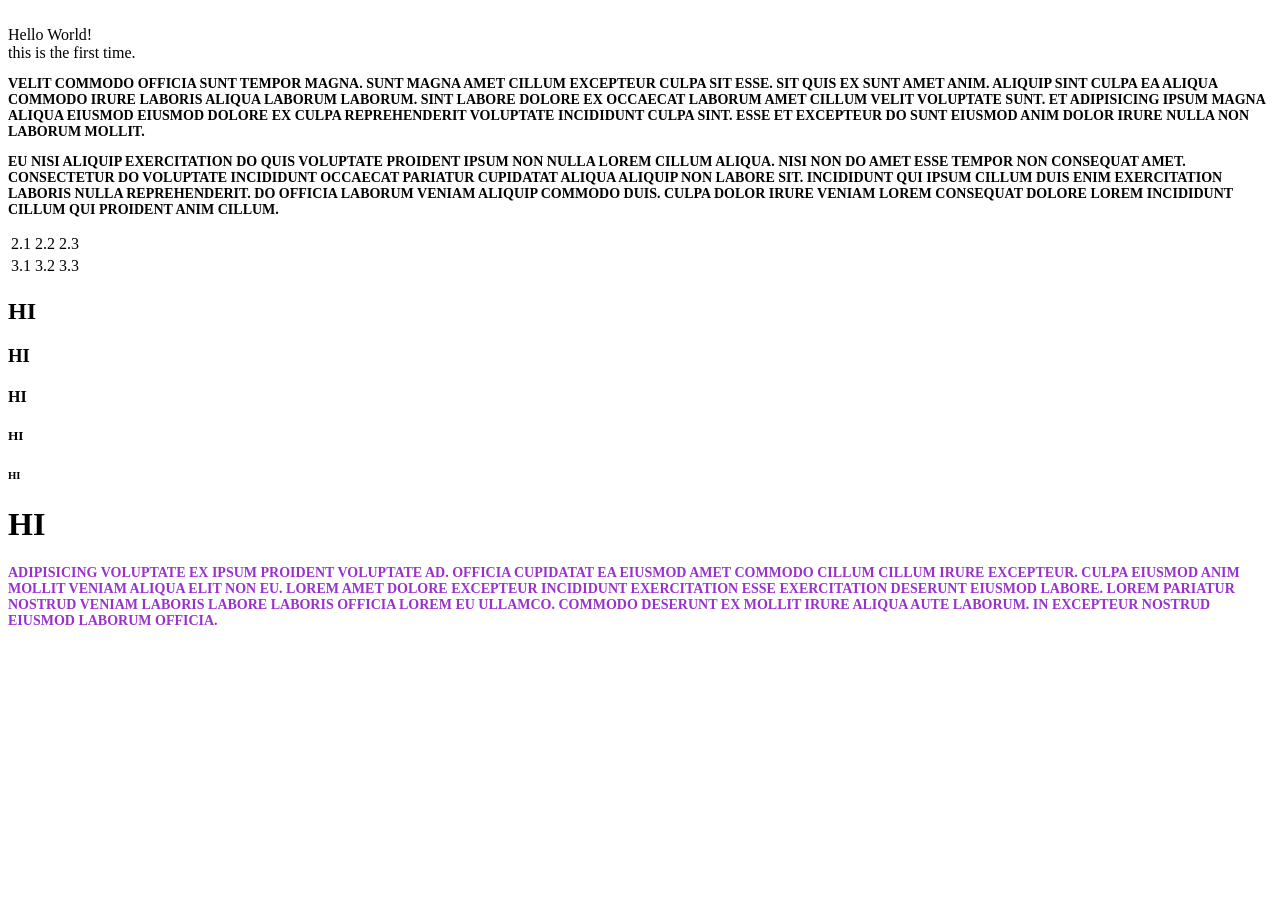
<file: index.html>
<html>
<head> 
    <link rel="stylesheet" href ="./style.css"/>
    <style>
        p{
            font-size: 14px;
            font-weight: bolder;
        }
    </style>
</head>

<br> 
Hello World!<br> this is the first time.
<p>
    Velit commodo officia sunt tempor magna. Sunt magna amet cillum excepteur culpa sit esse. Sit quis ex sunt amet anim. Aliquip sint culpa ea aliqua commodo irure laboris aliqua laborum laborum. Sint labore dolore ex occaecat laborum amet cillum velit voluptate sunt. Et adipisicing ipsum magna aliqua eiusmod eiusmod dolore ex culpa reprehenderit voluptate incididunt culpa sint. Esse et excepteur do sunt eiusmod anim dolor irure nulla non laborum mollit.
</p>
<p>
    Eu nisi aliquip exercitation do quis voluptate proident ipsum non nulla Lorem cillum aliqua. Nisi non do amet esse tempor non consequat amet. Consectetur do voluptate incididunt occaecat pariatur cupidatat aliqua aliquip non labore sit. Incididunt qui ipsum cillum duis enim exercitation laboris nulla reprehenderit. Do officia laborum veniam aliquip commodo duis. Culpa dolor irure veniam Lorem consequat dolore Lorem incididunt cillum qui proident anim cillum.
</p>
<table>
    <tr>
        <td>2.1</td>
        <td>2.2</td>
        <td>2.3</td>
    </tr>
    <tr>
        <td>3.1</td>
        <td>3.2</td>
        <td>3.3</td>
    </tr>
</table>
<h2>HI</h2>
<h3>HI</h3>
<h4>HI</h4>
<h5>HI</h5>
<h6>HI</h6>
<h1>HI</h1>
<p style="color:darkorchid">
    Adipisicing voluptate ex ipsum proident voluptate ad. Officia cupidatat ea eiusmod amet commodo cillum cillum irure excepteur. Culpa eiusmod anim mollit veniam aliqua elit non eu. Lorem amet dolore excepteur incididunt exercitation esse exercitation deserunt eiusmod labore. Lorem pariatur nostrud veniam laboris labore laboris officia Lorem eu ullamco. Commodo deserunt ex mollit irure aliqua aute laborum. In excepteur nostrud eiusmod laborum officia.
</p>
</body>

</html>
</file>
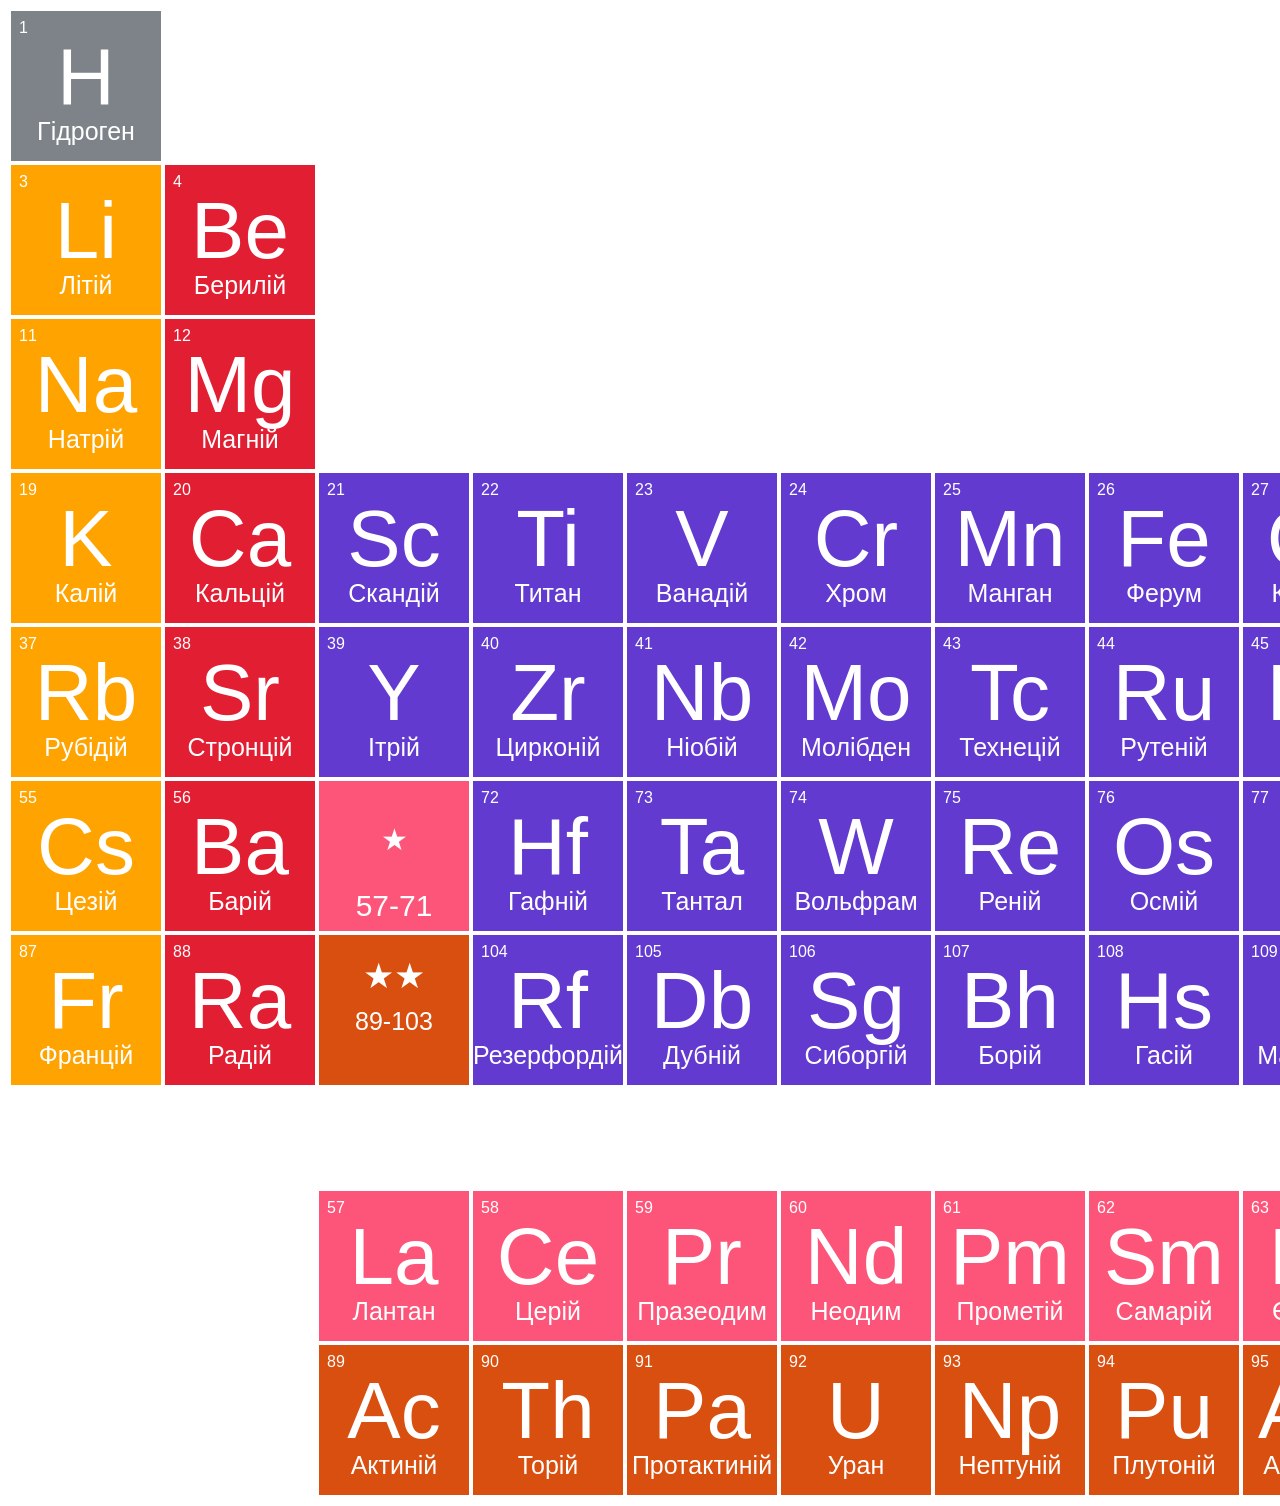
<file: pract-01-tereshchenko/index.html>
<head>
<link rel="stylesheet" href="style.css">
</head>

<body>
  <table>
    <tr>
      <td>
        <div class="base">
              <div>1</div>
              <div>H</div>
              <div>Гідроген</div>
            </div>
      </td>
      <td></td>
      <td></td>
      <td></td>
      <td></td>
      <td></td>
      <td></td>
      <td></td>
      <td></td>
      <td></td>
      <td></td>
      <td></td>
      <td></td>
      <td></td>
      <td></td>
      <td></td>
      <td></td>
      <td>
        <div class="hel">
              <div>2</div>
              <div>He</div>
              <div>Гелій</div>
        </div>
      </td>
    </tr>
<!-------------------------------------------------------------------------->
    <tr>
      <td>
        <div class="li">
            <div>3</div>
            <div>Li</div>
            <div>Літій</div>
        </div>
      </td>
      <td>
        <div class="be">
            <div>4</div>
            <div>Be</div>
            <div>Берилій</div>
        </div>
      </td>
      <td></td>
      <td></td>
      <td></td>
      <td></td>
      <td></td>
      <td></td>
      <td></td>
      <td></td>
      <td></td>
      <td></td>
      <td>
        <div class="b">
            <div>5</div>
            <div>B</div>
            <div>Бор</div>
        </div> 
      </td>
      <td>
        <div class="vugl">
            <div>6</div>
            <div>C</div>
            <div>Вуглець</div>
        </div> 
      </td>
      <td>
        <div class="nitr">
            <div>7</div>
            <div>N</div>
            <div>Нітроген</div>
        </div> 
      </td>
      <td>
        <div class="ox">
            <div>8</div>
            <div>O</div>
            <div>Оксиген</div>
        </div> 
      </td>
      <td>
        <div class="fl">
            <div>9</div>
            <div>F</div>
            <div>Флуор</div>
        </div> 
      </td>
      <td>
        <div class="ne">
            <div>10</div>
            <div>Ne</div>
            <div>Неон</div>
        </div> 
      </td>
    </tr>
<!-------------------------------------------------------------------------->
<tr>
  <td>
    <div class="na">
            <div>11</div>
            <div>Na</div>
            <div>Натрій</div>
      </div> 
  </td>
  <td>
    <div class="mg">
            <div>12</div>
            <div>Mg</div>
            <div>магній</div>
      </div> 
  </td>
  <td></td>
      <td></td>
      <td></td>
      <td></td>
      <td></td>
      <td></td>
      <td></td>
      <td></td>
      <td></td>
      <td></td>
      <td>
        <div class="al">
            <div>13</div>
            <div>Al</div>
            <div>Алюміній</div>
        </div> 
      </td>
      <td>
        <div class="si">
            <div>14</div>
            <div>Si</div>
            <div>Кремній</div>
        </div> 
      </td>
      <td>
        <div class="ph">
            <div>15</div>
            <div>P</div>
            <div>Фосфор</div>
        </div> 
      </td>
      <td>
        <div class="sir">
            <div>16</div>
            <div>S</div>
            <div>Сірка</div>
        </div> 
      </td>
      <td>
        <div class="cl">
            <div>17</div>
            <div>Cl</div>
            <div>Хлор</div>
        </div> 
      </td>
      <td>
        <div class="ar">
            <div>18</div>
            <div>Ar</div>
            <div>Аргон</div>
        </div> 
      </td>
</tr>

<!----------------------------------------------------------->
<tr>
  <td>
    <div class="na">
            <div>19</div>
            <div>K</div>
            <div>Калій</div>
      </div> 
  </td>
  <td>
    <div class="mg">
            <div>20</div>
            <div>Ca</div>
            <div>кальцій</div>
      </div> 
  </td>
  <td>
    <div class="fiol">
            <div>21</div>
            <div>Sc</div>
            <div>Скандій</div>
      </div> 
  </td>
  <td>
    <div class="fiol">
            <div>22</div>
            <div>Ti</div>
            <div>Титан</div>
      </div> 
  </td>
  <td>
    <div class="fiol">
            <div>23</div>
            <div>V</div>
            <div>ванадій</div>
      </div> 
  </td>
  <td>
    <div class="fiol">
            <div>24</div>
            <div>Cr</div>
            <div>хром</div>
      </div> 
  </td>
  <td>
    <div class="fiol">
            <div>25</div>
            <div>Mn</div>
            <div>манган</div>
      </div> 
  </td>
  <td>
    <div class="fiol">
            <div>26</div>
            <div>Fe</div>
            <div>ферум</div>
      </div> 
  </td>
  <td>
    <div class="fiol">
            <div>27</div>
            <div>Co</div>
            <div>кобальт</div>
      </div> 
  </td>
  <td>
    <div class="fiol">
            <div>28</div>
            <div>Ni</div>
            <div>нікель</div>
      </div> 
  </td>
  <td>
    <div class="fiol">
            <div>29</div>
            <div>Cu</div>
            <div>мідь</div>
      </div> 
  </td>
  <td>
    <div class="fiol">
            <div>30</div>
            <div>Zn</div>
            <div>цинк</div>
      </div> 
  </td>
  <td>
    <div class="al">
            <div>31</div>
            <div>Ga</div>
            <div>галій</div>
      </div> 
  </td>
  <td>
    <div class="si">
            <div>32</div>
            <div>Ge</div>
            <div>германій</div>
      </div> 
  </td>
  <td>
    <div class="si">
            <div>33</div>
            <div>As</div>
            <div>арсен</div>
      </div> 
  </td>
  <td>
    <div class="sir">
            <div>34</div>
            <div>Se</div>
            <div>селен</div>
      </div> 
  </td>
  <td>
    <div class="cl">
            <div>35</div>
            <div>Br</div>
            <div>бром</div>
      </div> 
  </td>
  <td>
    <div class="ar">
            <div>36</div>
            <div>Kr</div>
            <div>криптон</div>
      </div> 
  </td>
</tr>

<!----------------------------------------------------------->
<tr>
  <td>
    <div class="na">
            <div>37</div>
            <div>Rb</div>
            <div>Рубідій</div>
      </div> 
  </td>
  <td>
    <div class="mg">
            <div>38</div>
            <div>Sr</div>
            <div>Стронцій</div>
      </div> 
  </td>
  <td>
    <div class="fiol">
            <div>39</div>
            <div>Y</div>
            <div>Ітрій</div>
      </div> 
  </td>
  <td>
    <div class="fiol">
            <div>40</div>
            <div>Zr</div>
            <div>Цирконій</div>
      </div> 
  </td>
  <td>
    <div class="fiol">
            <div>41</div>
            <div>Nb</div>
            <div>Ніобій</div>
      </div> 
  </td>
  <td>
    <div class="fiol">
            <div>42</div>
            <div>Mo</div>
            <div>Молібден</div>
      </div> 
  </td>
  <td>
    <div class="fiol">
            <div>43</div>
            <div>Tc</div>
            <div>Технецій</div>
      </div> 
  </td>
  <td>
    <div class="fiol">
            <div>44</div>
            <div>Ru</div>
            <div>Рутеній</div>
      </div> 
  </td>
  <td>
    <div class="fiol">
            <div>45</div>
            <div>Rh</div>
            <div>Родій</div>
      </div> 
  </td>
  <td>
    <div class="fiol">
            <div>46</div>
            <div>Pd</div>
            <div>Паладій</div>
      </div> 
  </td>
  <td>
    <div class="fiol">
            <div>47</div>
            <div>Ag</div>
            <div>Аргентум</div>
      </div> 
  </td>
  <td>
    <div class="fiol">
            <div>48</div>
            <div>Cd</div>
            <div>Кадмій</div>
      </div> 
  </td>
  <td>
    <div class="al">
            <div>49</div>
            <div>In</div>
            <div>Індій</div>
      </div> 
  </td>
  <td>
    <div class="al">
            <div>50</div>
            <div>Sn</div>
            <div>Станум</div>
      </div> 
  </td>
  <td>
    <div class="si">
            <div>51</div>
            <div>Sb</div>
            <div>Стибій</div>
      </div> 
  </td>
  <td>
    <div class="si">
            <div>52</div>
            <div>Te</div>
            <div>Телур</div>
      </div> 
  </td>
  <td>
    <div class="cl">
            <div>53</div>
            <div>I</div>
            <div>Йод</div>
      </div> 
  </td>
  <td>
    <div class="ar">
            <div>54</div>
            <div>Xe</div>
            <div>Ксенон</div>
      </div> 
  </td>
</tr>

<!----------------------------------------------------------->
<tr>
  <td>
    <div class="na">
            <div>55</div>
            <div>Cs</div>
            <div>Цезій</div>
      </div> 
  </td>
  <td>
    <div class="mg">
            <div>56</div>
            <div>Ba</div>
            <div>Барій</div>
      </div> 
  </td>
  <td>
    <div class="pin">
            <div></div>
            <div>★</div>
            <div>57-71</div>
      </div> 
  </td>
  <td>
    <div class="fiol">
            <div>72</div>
            <div>Hf</div>
            <div>Гафній</div>
      </div> 
  </td>
  <td>
    <div class="fiol">
            <div>73</div>
            <div>Ta</div>
            <div>Тантал</div>
      </div> 
  </td>
  <td>
    <div class="fiol">
            <div>74</div>
            <div>W</div>
            <div>Вольфрам</div>
      </div> 
  </td>
  <td>
    <div class="fiol">
            <div>75</div>
            <div>Re</div>
            <div>Реній</div>
      </div> 
  </td>
  <td>
    <div class="fiol">
            <div>76</div>
            <div>Os</div>
            <div>Осмій</div>
      </div> 
  </td>
  <td>
    <div class="fiol">
            <div>77</div>
            <div>Ir</div>
            <div>Іридій</div>
      </div> 
  </td>
  <td>
    <div class="fiol">
            <div>78</div>
            <div>Pt</div>
            <div>Платина</div>
      </div> 
  </td>
  <td>
    <div class="fiol">
            <div>79</div>
            <div>Au</div>
            <div>Аурум</div>
      </div> 
  </td>
  <td>
    <div class="fiol">
            <div>80</div>
            <div>Hg</div>
            <div>Гідраргірум</div>
      </div> 
  </td>
  <td>
    <div class="al">
            <div>81</div>
            <div>TI</div>
            <div>Талій</div>
      </div> 
  </td>
  <td>
    <div class="al">
            <div>82</div>
            <div>Pb</div>
            <div>Плюмбум</div>
      </div> 
  </td>
  <td>
    <div class="al">
            <div>83</div>
            <div>Bi</div>
            <div>Вісмут</div>
      </div> 
  </td>
  <td>
    <div class="si">
            <div>84</div>
            <div>Po</div>
            <div>Полоній</div>
      </div> 
  </td>
  <td>
    <div class="cl">
            <div>85</div>
            <div>At</div>
            <div>Астат</div>
      </div> 
  </td>
  <td>
    <div class="ar">
            <div>86</div>
            <div>Rn</div>
            <div>Радон</div>
      </div> 
  </td>
</tr>

<!----------------------------------------------------------->
<tr>
  <td>
    <div class="na">
            <div>87</div>
            <div>Fr</div>
            <div>Францій</div>
      </div> 
  </td>
  <td>
    <div class="mg">
            <div>88</div>
            <div>Ra</div>
            <div>Радій</div>
      </div> 
  </td>
  <td>
    <div class="org">
            <div></div>
            <div>★★</div>
            <div>89-103</div>
      </div> 
  </td>
  <td>
    <div class="fiol">
            <div>104</div>
            <div>Rf</div>
            <div>Резерфордій</div>
      </div> 
  </td>
  <td>
    <div class="fiol">
            <div>105</div>
            <div>Db</div>
            <div>Дубній</div>
      </div> 
  </td>
  <td>
    <div class="fiol">
            <div>106</div>
            <div>Sg</div>
            <div>Сиборгій</div>
      </div> 
  </td>
  <td>
    <div class="fiol">
            <div>107</div>
            <div>Bh</div>
            <div>Борій</div>
      </div> 
  </td>
  <td>
    <div class="fiol">
            <div>108</div>
            <div>Hs</div>
            <div>Гасій</div>
      </div> 
  </td>
  <td>
    <div class="fiol">
            <div>109</div>
            <div>Mt</div>
            <div>Майтнерій</div>
      </div> 
  </td>
  <td>
    <div class="fiol">
            <div>110</div>
            <div>Ds</div>
            <div>Дармштадтій</div>
      </div> 
  </td>
  <td>
    <div class="fiol">
            <div>111</div>
            <div>Rg</div>
            <div>Рентгеній</div>
      </div> 
  </td>
  <td>
    <div class="fiol">
            <div>112</div>
            <div>Cn</div>
            <div>Коперницій</div>
      </div> 
  </td>
  <td>
    <div class="ber">
            <div>113</div>
            <div>Nh</div>
            <div>Ніхоній</div>
      </div> 
  </td>
  <td>
    <div class="ber">
            <div>114</div>
            <div>FI</div>
            <div>Флеровій</div>
      </div> 
  </td>
  <td>
    <div class="ber">
            <div>115</div>
            <div>Mc</div>
            <div>Московій</div>
      </div> 
  </td>
  <td>
    <div class="ber">
            <div>117</div>
            <div>Lv</div>
            <div>Ліверморій</div>
      </div> 
  </td>
  <td>
    <div class="ber">
            <div>118</div>
            <div>Ts</div>
            <div>Теннессін</div>
      </div> 
  </td>
  <td>
    <div class="ber">
            <div>119</div>
            <div>Og</div>
            <div>Оганесон</div>
      </div> 
  </td>
</tr>
<tr>
  <td style="width: 100px; height: 100px;"></td>
  <td style="width: 100px; height: 100px;"></td>
  <td style="width: 100px; height: 100px;"></td>
  <td style="width: 100px; height: 100px;"></td>
  <td style="width: 100px; height: 100px;"></td>
  <td style="width: 100px; height: 100px;"></td>
  <td style="width: 100px; height: 100px;"></td>
  <td style="width: 100px; height: 100px;"></td>
  <td style="width: 100px; height: 100px;"></td>
  <td style="width: 100px; height: 100px;"></td>
  <td style="width: 100px; height: 100px;"></td>
  <td style="width: 100px; height: 100px;"></td>
  <td style="width: 100px; height: 100px;"></td>
  <td style="width: 100px; height: 100px;"></td>
  <td style="width: 100px; height: 100px;"></td>
  <td style="width: 100px; height: 100px;"></td>
  <td style="width: 100px; height: 100px;"></td>
  <td style="width: 100px; height: 100px;"></td>
  <td style="width: 100px; height: 100px;"></td>
</tr>
<!----------------------------------------------------------->
<tr>
  <td>
  </td>
  <td>
  </td>
  <td>
    <div class="kk">
            <div>57</div>
            <div>La</div>
            <div>Лантан</div>
      </div> 
  </td>
  <td>
    <div class="kk">
            <div>58</div>
            <div>Ce</div>
            <div>Церій</div>
      </div> 
  </td>
  <td>
    <div class="kk">
            <div>59</div>
            <div>Pr</div>
            <div>Празеодим</div>
      </div> 
  </td>
  <td>
    <div class="kk">
            <div>60</div>
            <div>Nd</div>
            <div>Неодим</div>
      </div> 
  </td>
  <td>
    <div class="kk">
            <div>61</div>
            <div>Pm</div>
            <div>Прометій</div>
      </div> 
  </td>
  <td>
    <div class="kk">
            <div>62</div>
            <div>Sm</div>
            <div>Самарій</div>
      </div> 
  </td>
  <td>
    <div class="kk">
            <div>63</div>
            <div>Eu</div>
            <div>Європій</div>
      </div> 
  </td>
  <td>
    <div class="kk">
            <div>64</div>
            <div>Gd</div>
            <div>Гадоліній</div>
      </div> 
  </td>
  <td>
    <div class="kk">
            <div>65</div>
            <div>Tb</div>
            <div>Тербій</div>
      </div> 
  </td>
  <td>
    <div class="kk">
            <div>66</div>
            <div>Dy</div>
            <div>Диспрозій</div>
      </div> 
  </td>
  <td>
    <div class="kk">
            <div>67</div>
            <div>Ho</div>
            <div>Гольмій</div>
      </div> 
  </td>
  <td>
    <div class="kk">
            <div>68</div>
            <div>Er</div>
            <div>Ербій</div>
      </div> 
  </td>
  <td>
    <div class="kk">
            <div>69</div>
            <div>Tm</div>
            <div>Тулій</div>
      </div> 
  </td>
  <td>
    <div class="kk">
            <div>70</div>
            <div>Yb</div>
            <div>Ітербій</div>
      </div> 
  </td>
  <td>
    <div class="kk">
            <div>71</div>
            <div>Lu</div>
            <div>Лютецій</div>
      </div> 
  </td>
  <td>

  </td>
</tr>

<!----------------------------------------------------------->
<tr>
  <td>
  </td>
  <td>
  </td>
  <td>
    <div class="or">
            <div>89</div>
            <div>Ac</div>
            <div>Актиній</div>
      </div> 
  </td>
  <td>
    <div class="or">
            <div>90</div>
            <div>Th</div>
            <div>Торій</div>
      </div> 
  </td>
  <td>
    <div class="or">
            <div>91</div>
            <div>Pa</div>
            <div>Протактиній</div>
      </div> 
  </td>
  <td>
    <div class="or">
            <div>92</div>
            <div>U</div>
            <div>Уран</div>
      </div> 
  </td>
  <td>
    <div class="or">
            <div>93</div>
            <div>Np</div>
            <div>Нептуній</div>
      </div> 
  </td>
  <td>
    <div class="or">
            <div>94</div>
            <div>Pu</div>
            <div>Плутоній</div>
      </div> 
  </td>
  <td>
    <div class="or">
            <div>95</div>
            <div>Am</div>
            <div>Америцій</div>
      </div> 
  </td>
  <td>
    <div class="or">
            <div>96</div>
            <div>Cm</div>
            <div>Кюрій</div>
      </div> 
  </td>
  <td>
    <div class="or">
            <div>97</div>
            <div>Bk</div>
            <div>Берклій</div>
      </div> 
  </td>
  <td>
    <div class="or">
            <div>98</div>
            <div>Cf</div>
            <div>Каліфорній</div>
      </div> 
  </td>
  <td>
    <div class="or">
            <div>99</div>
            <div>Es</div>
            <div>Ейнштейній</div>
      </div> 
  </td>
  <td>
    <div class="or">
            <div>100</div>
            <div>Fm</div>
            <div>Фермій</div>
      </div> 
  </td>
  <td>
    <div class="or">
            <div>101</div>
            <div>Md</div>
            <div>Менделєєвій</div>
      </div> 
  </td>
  <td>
    <div class="or">
            <div>102</div>
            <div>No</div>
            <div>Нобелій</div>
      </div> 
  </td>
  <td>
    <div class="or">
            <div>103</div>
            <div>Lr</div>
            <div>Лоуренсій</div>
      </div> 
  </td>
  <td>

  </td>
</tr>

  </table>
</body>
</file>
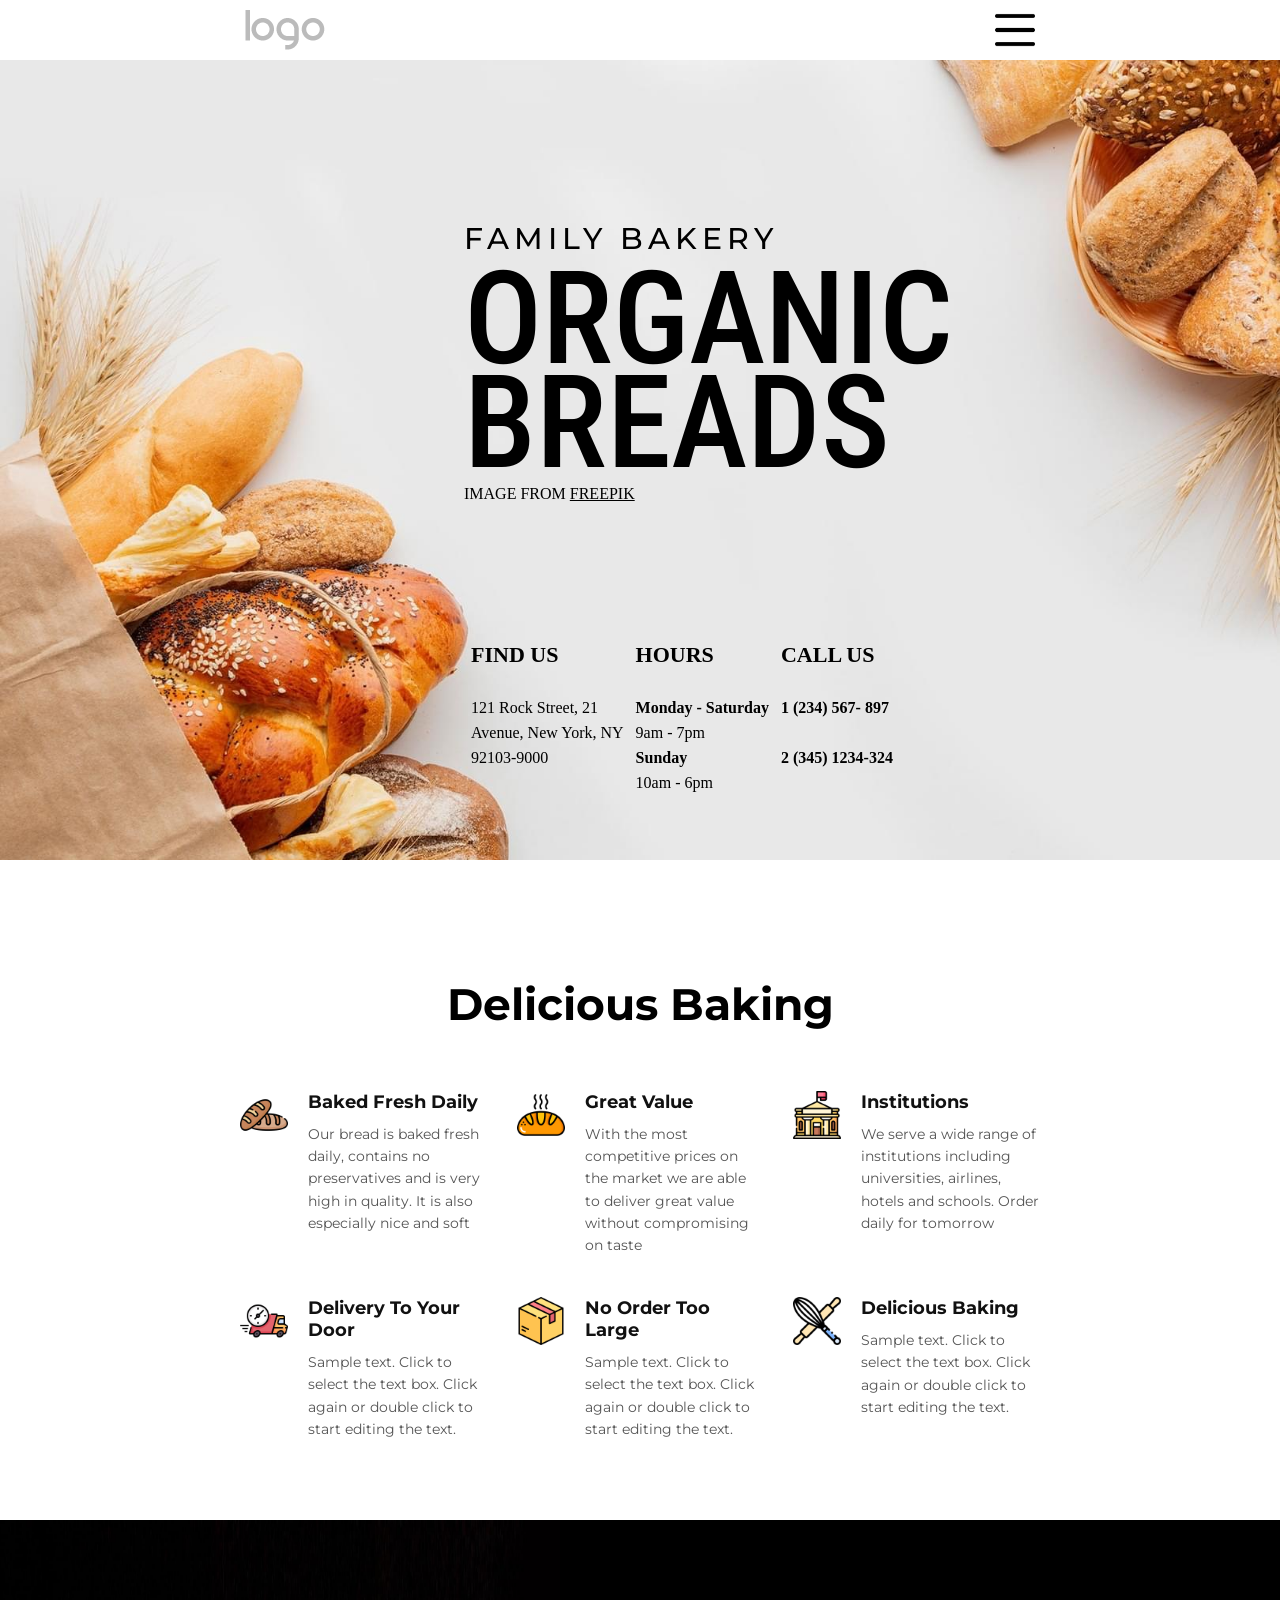
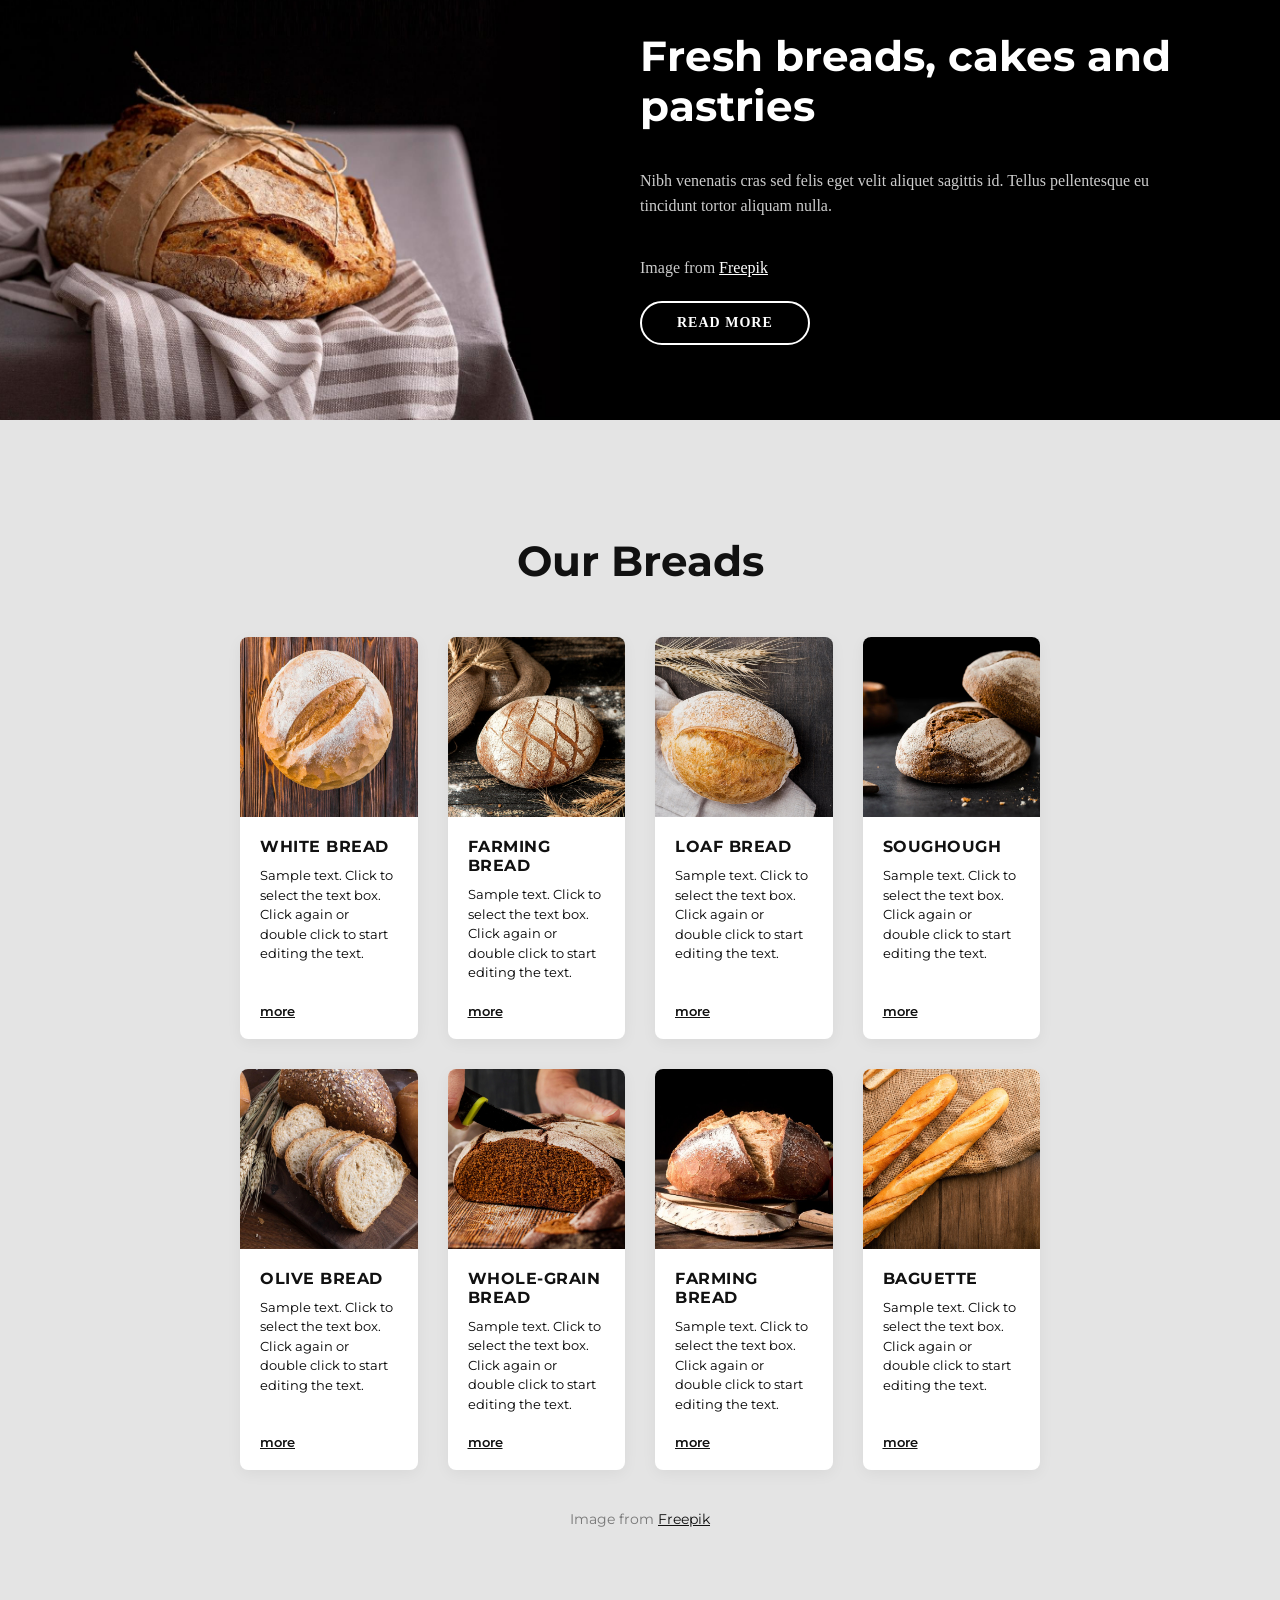
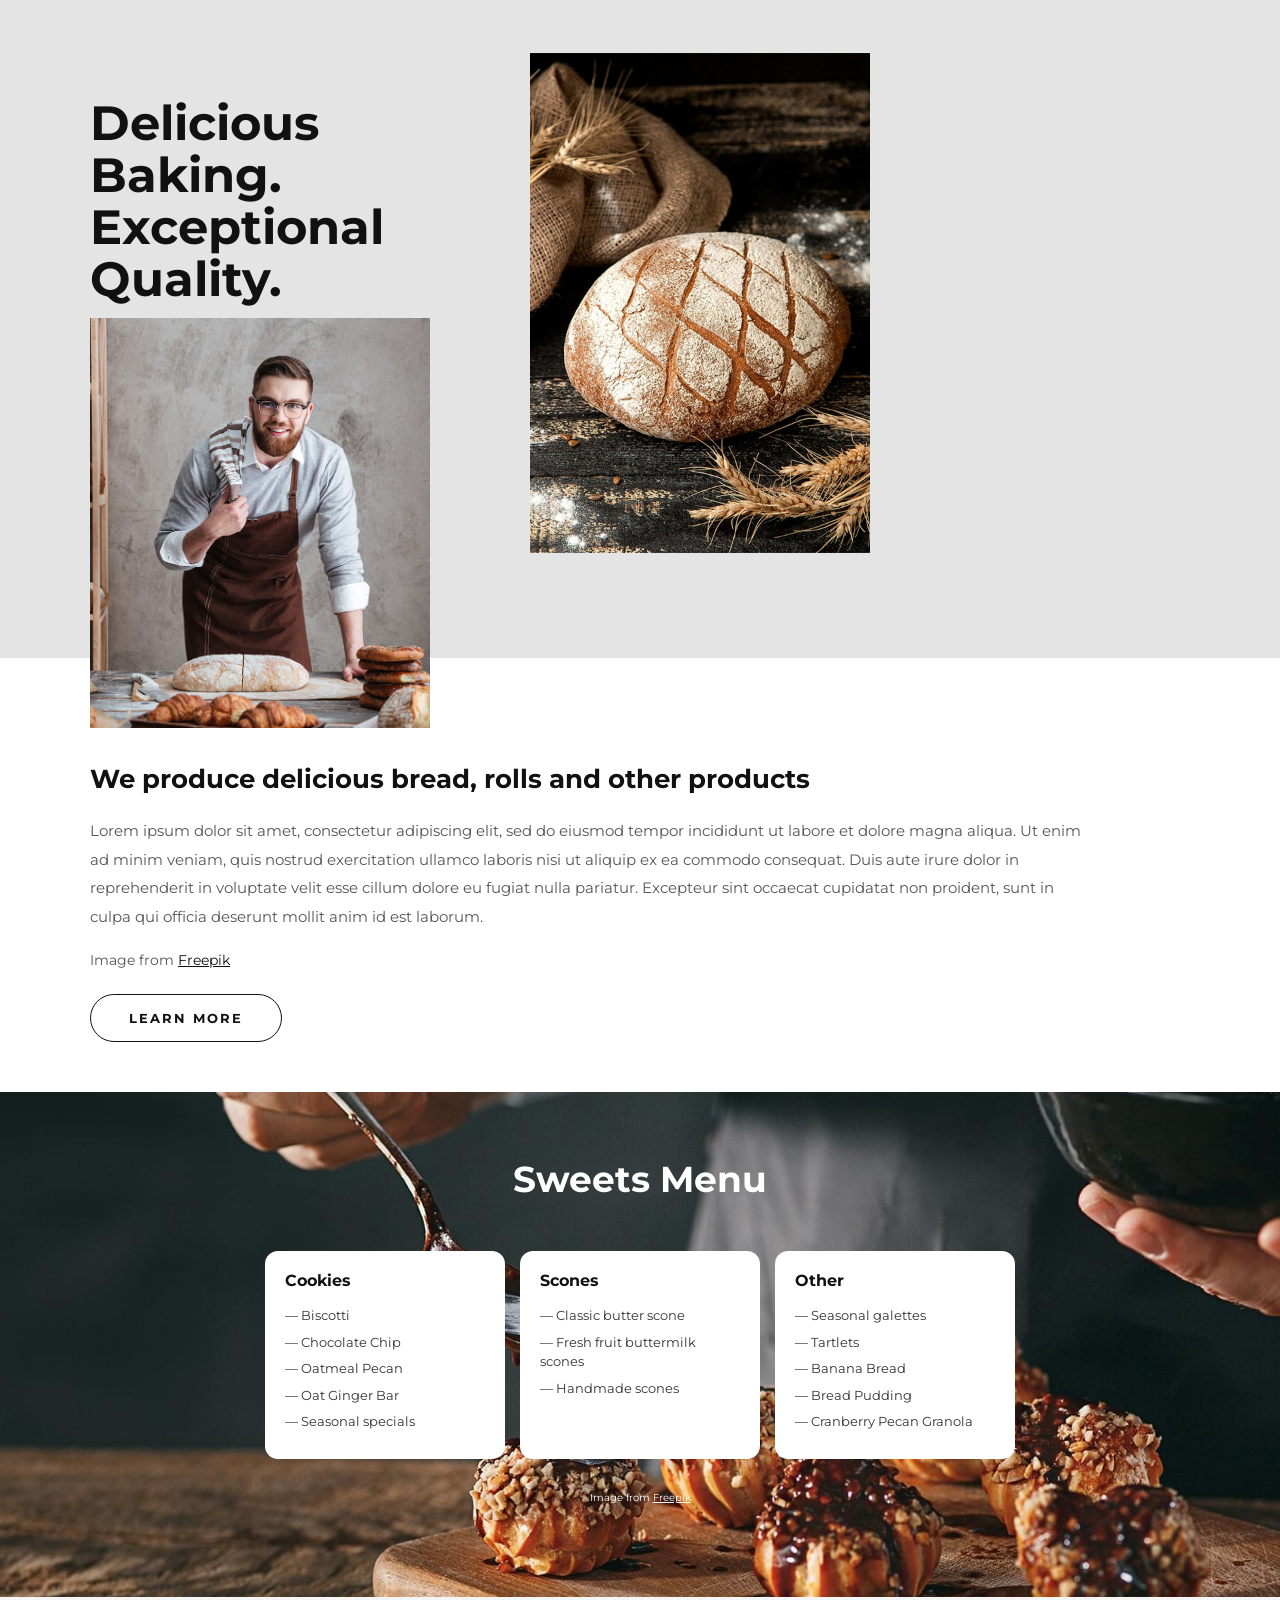
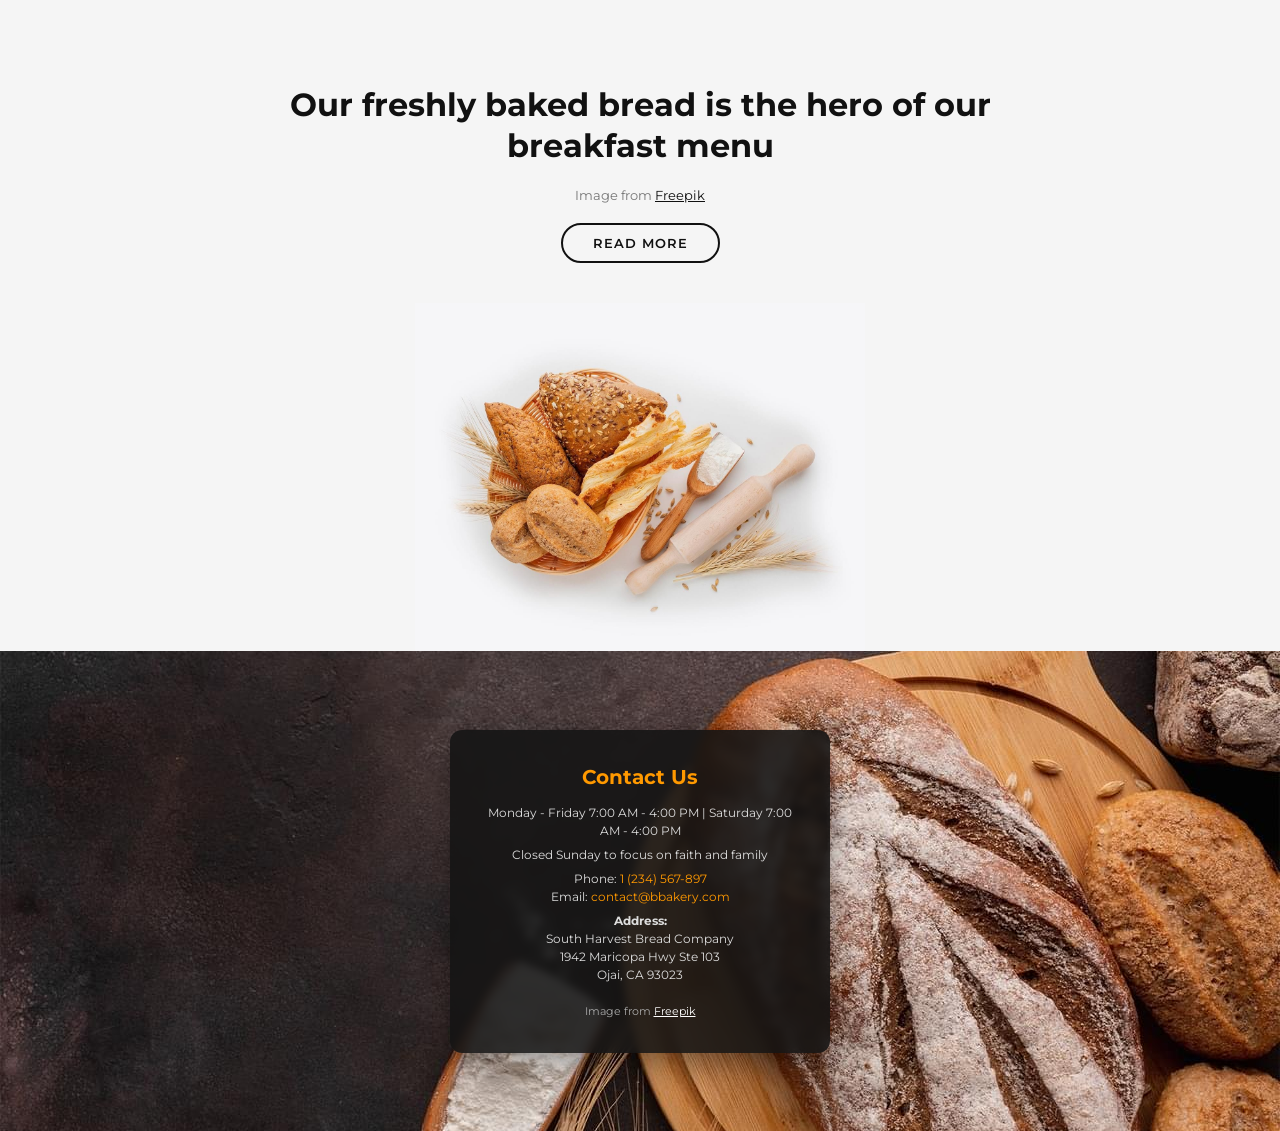
<file: pract-05/index.html>
<head>
    <link rel="preconnect" href="https://fonts.googleapis.com">
    <link rel="preconnect" href="https://fonts.gstatic.com" crossorigin>
    <link href="https://fonts.googleapis.com/css2?family=Roboto+Condensed:ital,wght@0,100..900;1,100..900&display=swap"
      rel="stylesheet">
    <link rel="preconnect" href="https://fonts.googleapis.com">
    <link rel="preconnect" href="https://fonts.gstatic.com" crossorigin>
    <link
      href="https://fonts.googleapis.com/css2?family=Montserrat:ital,wght@0,100..900;1,100..900&family=Roboto:ital,wght@0,100..900;1,100..900&display=swap"
      rel="stylesheet">
    <link href="./style.css" rel="stylesheet" />
  </head>
  
  <body>
    <header>
      <div class="main-content">
        <img src="./images/logo.png" alt="">
        <img src="./images/hamburger.png" alt="">
      </div>
    </header>
    <div class="container-1">
      <div class="main-content">
        <div class="wrapper-1">
          <div class="wrapper-2">
            <div class="title">
              <div>Family bakery</div>
              <div>
                Organic<br>Breads
              </div>
              <div>
                Image from
                <a target="_blank" href="https://www.magnific.com/">Freepik</a>
              </div>
            </div>
            <div>
              <table>
                <tr class="upper-bold font-22">
                  <td>Find us</td>
                  <td>hours</td>
                  <td>call us</td>
                </tr> 
                <tr><td></td></tr>
                <tr>
                  <td>121 Rock Street, 21</td>
                  <td class="bold">Monday - Saturday</td>
                  <td class="bold">1 (234) 567- 897</td>
                </tr>
                <tr>
                  <td>Avenue, New York, NY</td>
                  <td>9am - 7pm</td>
                  <td></td>
                </tr>
  
                <tr>
                  <td>92103-9000</td>
                  <td class="bold">Sunday</td>
                  <td class="bold">2 (345) 1234-324</td>
                </tr>
                <tr>
                  <td></td>
                  <td>10am - 6pm</td>
                  <td></td>
                </tr>
              </table>
            </div>
          </div>
        </div>
      </div>
    </div>
    <section class="baking-section">
        <div class="main-content">
          <h2 class="baking-title">Delicious Baking</h2>
      
          <div class="baking-grid">
            <div class="baking-item">
              <img src="./images/icon1.png" class="baking-icon">
              <div class="baking-text">
                <h3>Baked Fresh Daily</h3>
                <p>Our bread is baked fresh daily, contains no preservatives and is very high in quality. It is also especially nice and soft</p>
              </div>
            </div>
      
            <div class="baking-item">
              <img src="./images/icon2.png"  class="baking-icon">
              <div class="baking-text">
                <h3>Great Value</h3>
                <p>With the most competitive prices on the market we are able to deliver great value without compromising on taste</p>
              </div>
            </div>
      
            <div class="baking-item">
              <img src="./images/icon3.png" class="baking-icon">
              <div class="baking-text">
                <h3>Institutions</h3>
                <p>We serve a wide range of institutions including universities, airlines, hotels and schools. Order daily for tomorrow</p>
              </div>
            </div>
      
            <div class="baking-item">
              <img src="./images/icon4.png"  class="baking-icon">
              <div class="baking-text">
                <h3>Delivery To Your Door</h3>
                <p>Sample text. Click to select the text box. Click again or double click to start editing the text.</p>
              </div>
            </div>
      
            <div class="baking-item">
              <img src="./images/icon5.png" class="baking-icon">
              <div class="baking-text">
                <h3>No Order Too Large</h3>
                <p>Sample text. Click to select the text box. Click again or double click to start editing the text.</p>
              </div>
            </div>
      
            <div class="baking-item">
              <img src="./images/icon6.png" class="baking-icon">
              <div class="baking-text">
                <h3>Delicious Baking</h3>
                <p>Sample text. Click to select the text box. Click again or double click to start editing the text.</p>
              </div>
            </div>
          </div>
        </div>
      </section>
      <section class="promo-section">
        <div class="promo-container">
          <div class="promo-image">
            <img src="./images/fresh.jpg">
          </div>
          <div class="promo-content">
            <h2>Fresh breads, cakes and pastries</h2>
            <p>Nibh venenatis cras sed felis eget velit aliquet sagittis id. Tellus pellentesque eu tincidunt tortor aliquam nulla.</p>
            <p class="promo-image-credit">Image from <a href="https://www.freepik.com" target="_blank">Freepik</a></p>
            <a href="#" class="promo-btn">READ MORE</a>
          </div>
        </div>
      </section>
      <section class="breads-section">
        <div class="main-content">
          <h2 class="section-title">Our Breads</h2>
      
          <div class="breads-grid">
            <div class="bread-card">
              <img src="./images/bread1.jpg" >
              <div class="bread-card-content">
                <h3>WHITE BREAD</h3>
                <p>Sample text. Click to select the text box. Click again or double click to start editing the text.</p>
                <a href="#" class="bread-more">more</a>
              </div>
            </div>
      
            <div class="bread-card">
              <img src="./images/bread2.jpg" >
              <div class="bread-card-content">
                <h3>FARMING BREAD</h3>
                <p>Sample text. Click to select the text box. Click again or double click to start editing the text.</p>
                <a href="#" class="bread-more">more</a>
              </div>
            </div>
      
            <div class="bread-card">
              <img src="./images/bread3.jpg" >
              <div class="bread-card-content">
                <h3>LOAF BREAD</h3>
                <p>Sample text. Click to select the text box. Click again or double click to start editing the text.</p>
                <a href="#" class="bread-more">more</a>
              </div>
            </div>
      
            <div class="bread-card">
              <img src="./images/bread4.jpg" >
              <div class="bread-card-content">
                <h3>SOUGHOUGH</h3>
                <p>Sample text. Click to select the text box. Click again or double click to start editing the text.</p>
                <a href="#" class="bread-more">more</a>
              </div>
            </div>
      
            <div class="bread-card">
              <img src="./images/bread5.jpg" >
              <div class="bread-card-content">
                <h3>OLIVE BREAD</h3>
                <p>Sample text. Click to select the text box. Click again or double click to start editing the text.</p>
                <a href="#" class="bread-more">more</a>
              </div>
            </div>
      
            <div class="bread-card">
              <img src="./images/bread6.jpg" >
              <div class="bread-card-content">
                <h3>WHOLE-GRAIN BREAD</h3>
                <p>Sample text. Click to select the text box. Click again or double click to start editing the text.</p>
                <a href="#" class="bread-more">more</a>
              </div>
            </div>
      
            <div class="bread-card">
              <img src="./images/bread7.jpg" >
              <div class="bread-card-content">
                <h3>FARMING BREAD</h3>
                <p>Sample text. Click to select the text box. Click again or double click to start editing the text.</p>
                <a href="#" class="bread-more">more</a>
              </div>
            </div>
      
            <div class="bread-card">
              <img src="./images/bread8.jpg" >
              <div class="bread-card-content">
                <h3>BAGUETTE</h3>
                <p>Sample text. Click to select the text box. Click again or double click to start editing the text.</p>
                <a href="#" class="bread-more">more</a>
              </div>
            </div>
          </div>
          
          <div class="image-credit">Image from <a href="https://www.freepik.com" target="_blank">Freepik</a></div>
        </div>
      </section>
      <section class="quality-section">
        <div class="quality-top">
            <div class="quality-container">
    
                <div class="quality-title">
                    <h2>
                        Delicious<br>
                        Baking.<br>
                        Exceptional<br>
                        Quality.
                    </h2>
                </div>
    
                <div class="quality-bread">
                    <img src="./images/quality2.jpg" alt="Fresh baked bread">
                </div>
    
                <div class="quality-baker">
                    <img src="./images/quality1.jpg" alt="Baker">
                </div>
    
            </div>
        </div>
    
        <div class="quality-bottom">
            <div class="quality-container">
                <div class="quality-content">
    
                    <h2>We produce delicious bread, rolls and other products</h2>
    
                    <p>
                        Lorem ipsum dolor sit amet, consectetur adipiscing elit,
                        sed do eiusmod tempor incididunt ut labore et dolore magna
                        aliqua. Ut enim ad minim veniam, quis nostrud exercitation
                        ullamco laboris nisi ut aliquip ex ea commodo consequat.
                        Duis aute irure dolor in reprehenderit in voluptate velit
                        esse cillum dolore eu fugiat nulla pariatur. Excepteur sint
                        occaecat cupidatat non proident, sunt in culpa qui officia
                        deserunt mollit anim id est laborum.
                    </p>
    
                    <div class="quality-credit">
                        Image from <a href="https://www.freepik.com" target="_blank">Freepik</a>
                    </div>
    
                    <a href="#" class="quality-btn">LEARN MORE</a>
    
                </div>
            </div>
        </div>
    </section>
    <section class="sweets-section">

      <div class="sweets-top">
          <div class="sweets-container">
  
              <h2 class="sweets-title">Sweets Menu</h2>
  
              <div class="sweets-grid">
  
                  <div class="sweet-card">
                      <h3>Cookies</h3>
                      <p>— Biscotti</p>
                      <p>— Chocolate Chip</p>
                      <p>— Oatmeal Pecan</p>
                      <p>— Oat Ginger Bar</p>
                      <p>— Seasonal specials</p>
                  </div>
  
                  <div class="sweet-card">
                      <h3>Scones</h3>
                      <p>— Classic butter scone</p>
                      <p>— Fresh fruit buttermilk scones</p>
                      <p>— Handmade scones</p>
                  </div>
  
                  <div class="sweet-card">
                      <h3>Other</h3>
                      <p>— Seasonal galettes</p>
                      <p>— Tartlets</p>
                      <p>— Banana Bread</p>
                      <p>— Bread Pudding</p>
                      <p>— Cranberry Pecan Granola</p>
                  </div>
  
              </div>
  
              <div class="sweets-credit">
                  Image from <a href="https://www.freepik.com" target="_blank">Freepik</a>
              </div>
  
          </div>
      </div>

  </section>
  <section class="footer-hero-section">
    <div class="footer-top-content">
      <h2>Our freshly baked bread is the hero of our breakfast menu</h2>
      <p class="image-credit">Image from <a href="https://www.freepik.com" target="_blank">Freepik</a></p>
      <a href="#" class="btn-read-more">READ MORE</a>
      <div class="footer-center-image">
        <img src="./images/breakfast-bread.jpg" alt="Breakfast Bread">
      </div>
    </div>
  
    <div class="contact-banner-section">
      <div class="contact-card">
        <h3 class="contact-title">Contact Us</h3>
        
        <div class="contact-info">
          <p>Monday - Friday 7:00 AM - 4:00 PM | Saturday 7:00 AM - 4:00 PM</p>
          <p>Closed Sunday to focus on faith and family</p>
          
          <p class="contact-details">
            Phone: <a href="tel:1234567897">1 (234) 567-897</a><br>
            Email: <a href="mailto:contact@bbakery.com">contact@bbakery.com</a>
          </p>
          
          <p class="contact-address">
            <strong>Address:</strong><br>
            South Harvest Bread Company<br>
            1942 Maricopa Hwy Ste 103<br>
            Ojai, CA 93023
          </p>
        </div>
  
        <p class="image-credit-card">Image from <a href="https://www.freepik.com" target="_blank">Freepik</a></p>
      </div>
    </div>
  </section>
  </body>
</file>
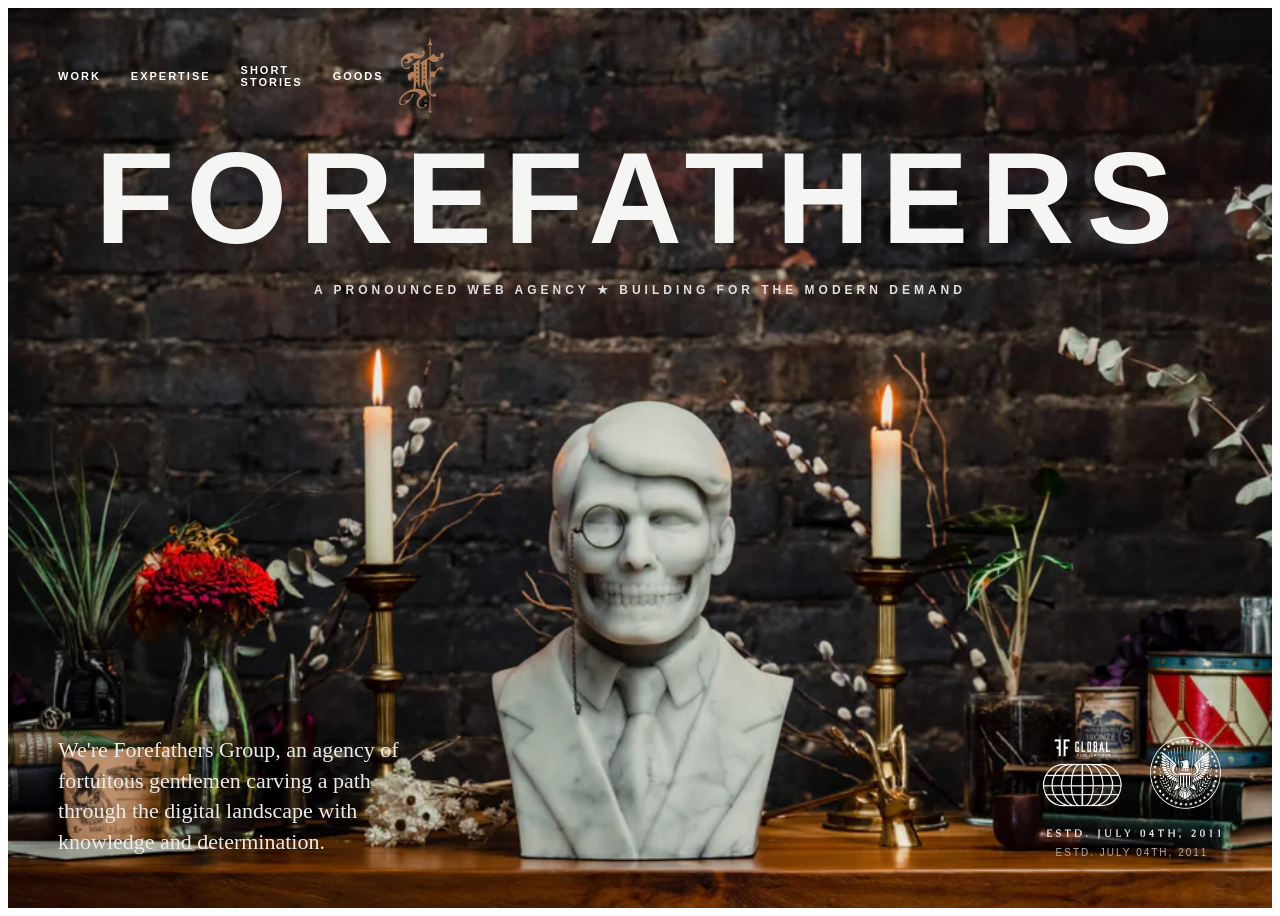
<file: pract-06/index.html>
<head>
 <link href="./style.css" rel="stylesheet"/>
</head>

<body>
<section class="forefathers-hero-section">
  <nav class="forefathers-nav">
    <div class="nav-links-left">
      <a href="#">WORK</a>
      <a href="#">EXPERTISE</a>
      <a href="#">SHORT STORIES</a>
      <a href="#">GOODS</a>
    </div>

    <div class="nav-logo">
      <img src="./pract_6/logo.svg" alt="Forefathers Logo">
    </div>

    <div class="nav-links-right">
      <a href="#" class="mobile-only-link">HIRE US</a>
      <a href="#" class="btn-start-project desktop-only">START A PROJECT</a>
    </div>
  </nav>

  <div class="forefathers-header">
    <h1 class="hero-title">FOREFATHERS</h1>
    <p class="hero-subtitle">A PRONOUNCED WEB AGENCY ★ BUILDING FOR THE MODERN DEMAND</p>
  </div>

  <div class="forefathers-bottom-content">
    <div class="description-box">
      <p>
        We're Forefathers Group, an agency of fortuitous gentlemen carving a path 
        through the digital landscape with knowledge and determination.
      </p>
    </div>

    <div class="badges-box desktop-only">
      <img src="./pract_6/home-hero-emblems.png" alt="Badges & Estd 2011">
      <span class="estd-text">ESTD. JULY 04TH, 2011</span>
    </div>
  </div>
</section>
</body>
</file>
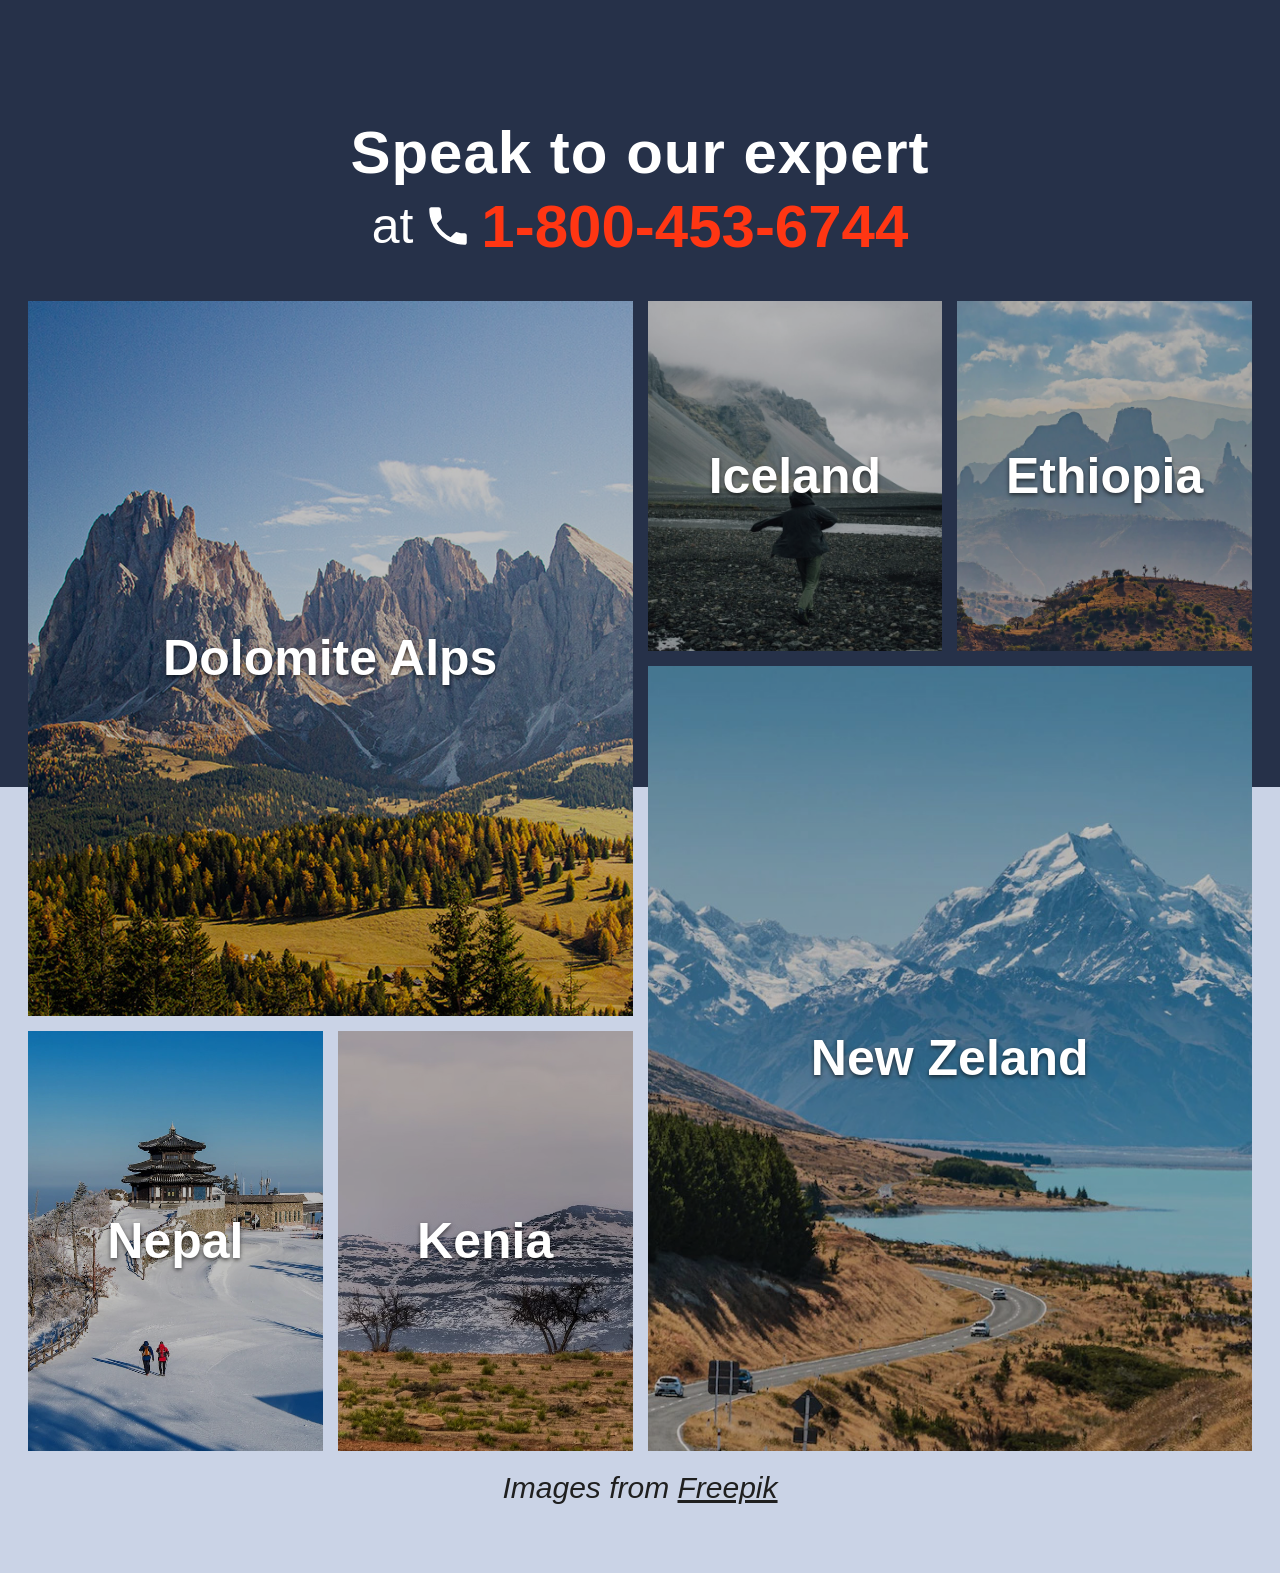
<file: pract-04/screen 2/index.html>
<head>
 <link rel="stylesheet" href="./style.css"/>
</head>
<body>
    <section class="expert-section">
        <div class="container">

          <header class="header">
            <h2 class="title">Speak to our expert</h2>
            <div class="phone-wrapper">
              <span class="at">at</span>
              <a href="tel:1-800-453-6744" class="phone">
                <svg class="phone-icon" viewBox="0 0 24 24" width="28" height="28" fill="currentColor">
                  <path d="M6.62 10.79a15.053 15.053 0 006.59 6.59l2.2-2.2c.27-.27.67-.36 1.02-.24 1.12.37 2.33.57 3.57.57.55 0 1 .45 1 1V20c0 .55-.45 1-1 1-9.39 0-17-7.61-17-17 0-.55.45-1 1-1h3.5c.55 0 1 .45 1 1 0 1.25.2 2.45.57 3.57.11.35.03.74-.25 1.02l-2.2 2.2z"/>
                </svg>
                1-800-453-6744
              </a>
            </div>
          </header>
      
          <div class="gallery-grid">
            <div class="card card-dolomite">
              <img src="screenshot_2_images/bnbn.jpg" >
              <span class="card-title">Dolomite Alps</span>
            </div>
      
            <div class="card card-iceland">
              <img src="screenshot_2_images/jkkjjk.jpg" >
              <span class="card-title">Iceland</span>
            </div>
      
            <div class="card card-ethiopia">
              <img src="screenshot_2_images/rtrt.jpg" >
              <span class="card-title">Ethiopia</span>
            </div>
      
            <div class="card card-nepal">
              <img src="screenshot_2_images/tt.jpg" >
              <span class="card-title">Nepal</span>
            </div>
      
            <div class="card card-kenia">
              <img src="screenshot_2_images/jhjhjh.jpg">
              <span class="card-title">Kenia</span>
            </div>
      
            <div class="card card-nz">
              <img src="screenshot_2_images/nbn.jpg">
              <span class="card-title">New Zeland</span>
            </div>
          </div>
      
          <p class="footer-note">Images from <a href="https://www.magnific.com/">Freepik</a></p>
        </div>
      </section>
</body>
</file>
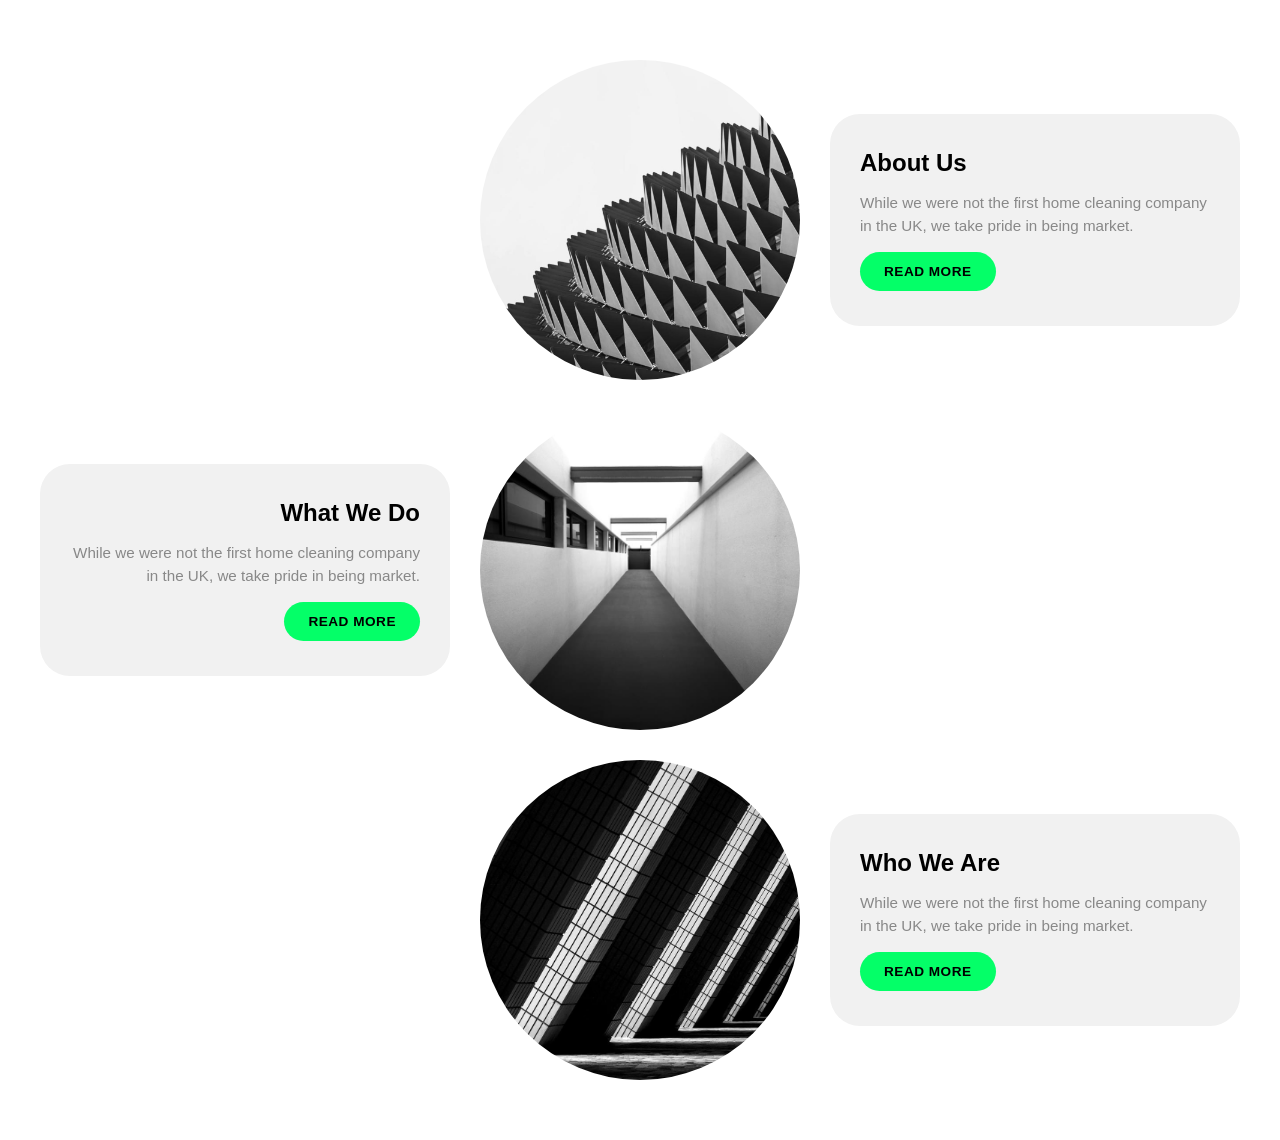
<file: pract-04/screen 3/index.html>
<head>
    <link rel="stylesheet" href="./style.css"/>
</head>
<body>
    <section class="features-section">
        <div class="features-grid">
          
          <div class="circle-img">
            <img src="screenshot_3_images/pexels-photo-3914752.jpg">
          </div>
          <div class="card-box">
            <h3>About Us</h3>
            <p>While we were not the first home cleaning company in the UK, we take pride in being market.</p>
            <a href="#" class="btn">READ MORE</a>
          </div>
      
          <div class="card-box card-left">
            <h3>What We Do</h3>
            <p>While we were not the first home cleaning company in the UK, we take pride in being market.</p>
            <a href="#" class="btn">READ MORE</a>
          </div>
          <div class="circle-img">
            <img src="screenshot_3_images/pexels-mohamed-abdelsadig-3196486.jpg" alt="What We Do">
          </div>
      
          <div class="circle-img">
            <img src="screenshot_3_images/pexels-harry-shum-12694483.jpg" alt="Who We Are">
          </div>
          <div class="card-box">
            <h3>Who We Are</h3>
            <p>While we were not the first home cleaning company in the UK, we take pride in being market.</p>
            <a href="#" class="btn">READ MORE</a>
          </div>
      
        </div>
      </section>
</body>
</file>
<file: style.css>
p{
    text-transform: uppercase;
}
</file>
<file: pract-01-tereshchenko/style.css>
table {
        width: 100%;
    }
td{
        width: 150px;
        height: 150px;
    }
.base{
background-color: #7e838a;
font-size: 30px;
font-family:'Gill Sans', 'Gill Sans MT', Calibri, 'Trebuchet MS', sans-serif;
width: 150px;
height: 150px;
box-sizing: border-box;
padding: 8px;
display: flex;
flex-direction: column;
justify-content: space-between;
align-items: center;
color:white
}


.base>div{
text-align: center;
}
.base>div:first-child{
    font-size: 16px;
  align-self: flex-start;
}
.base>div:last-child{
    font-size: 25px;
    text-transform: capitalize;
    height: 70px;
}
.base>div:nth-child(2){
    font-size: 80px;
    line-height: 1;
    
}

/*---------------------------------------------------------------------*/
.hel{
    background-color: #1f50c8;
    font-size: 30px;
    font-family:'Gill Sans', 'Gill Sans MT', Calibri, 'Trebuchet MS', sans-serif;
    width: 150px;
    height: 150px;
    box-sizing: border-box;
    padding: 8px;
    display: flex;
    flex-direction: column;
    justify-content: space-between;
    align-items: center;
    color:white
    }
    
    .hel>div{
    text-align: center;
    }
    .hel>div:first-child{
        font-size: 16px;
      align-self: flex-start;
    }
    .hel>div:last-child{
        font-size: 25px;
        text-transform: capitalize;
        height: 70px;
    }
    .hel>div:nth-child(2){
        font-size: 80px;
        line-height: 1;
        
    }
    
    
      
      
/*---------------------------------------------------------------------*/
.li{
    background-color: #ffa301;
    font-size: 30px;
    font-family:'Gill Sans', 'Gill Sans MT', Calibri, 'Trebuchet MS', sans-serif;
    width: 150px;
    height: 150px;
    box-sizing: border-box;
    padding: 8px;
    display: flex;
    flex-direction: column;
    justify-content: space-between;
    align-items: center;
    color:white
    }
    
    .li>div{
    text-align: center;
    }
    .li>div:first-child{
        font-size: 16px;
      align-self: flex-start;
    }
    .li>div:last-child{
        font-size: 25px;
        text-transform: capitalize;
        height: 70px;
    }
    .li>div:nth-child(2){
        font-size: 80px;
        line-height: 1;
        
    }
    /*---------------------------------------------------------------------*/
.be{
    background-color: #e21e32;
    font-size: 30px;
    font-family:'Gill Sans', 'Gill Sans MT', Calibri, 'Trebuchet MS', sans-serif;
    width: 150px;
    height: 150px;
    box-sizing: border-box;
    padding: 8px;
    display: flex;
    flex-direction: column;
    justify-content: space-between;
    align-items: center;
    color:white
    }
    
    .be>div{
    text-align: center;
    }
    .be>div:first-child{
        font-size: 16px;
      align-self: flex-start;
    }
    .be>div:last-child{
        font-size: 25px;
        text-transform: capitalize;
        height: 70px;
    }
    .be>div:nth-child(2){
        font-size: 80px;
        line-height: 1;
        
    }
     /*---------------------------------------------------------------------*/
.b{
    background-color: #9fba2f;
    font-size: 30px;
    font-family:'Gill Sans', 'Gill Sans MT', Calibri, 'Trebuchet MS', sans-serif;
    width: 150px;
    height: 150px;
    box-sizing: border-box;
    padding: 8px;
    display: flex;
    flex-direction: column;
    justify-content: space-between;
    align-items: center;
    color:white
    }
    
    .b>div{
    text-align: center;
    }
    .b>div:first-child{
        font-size: 16px;
      align-self: flex-start;
    }
    .b>div:last-child{
        font-size: 25px;
        text-transform: capitalize;
        height: 70px;
    }
    .b>div:nth-child(2){
        font-size: 80px;
        line-height: 1;
        
    }

/*---------------------------------------------------------------------*/
    .vugl{
background-color: #7e838a;
font-size: 30px;
font-family:'Gill Sans', 'Gill Sans MT', Calibri, 'Trebuchet MS', sans-serif;
width: 150px;
height: 150px;
box-sizing: border-box;
padding: 8px;
display: flex;
flex-direction: column;
justify-content: space-between;
align-items: center;
color:white
}


.vugl>div{
text-align: center;
}
.vugl>div:first-child{
    font-size: 16px;
  align-self: flex-start;
}
.vugl>div:last-child{
    font-size: 25px;
    text-transform: capitalize;
    height: 70px;
}
.vugl>div:nth-child(2){
    font-size: 80px;
    line-height: 1;
    
}

/*---------------------------------------------------------------------*/
    .nitr{
background-color: #7e838a;
font-size: 30px;
font-family:'Gill Sans', 'Gill Sans MT', Calibri, 'Trebuchet MS', sans-serif;
width: 150px;
height: 150px;
box-sizing: border-box;
padding: 8px;
display: flex;
flex-direction: column;
justify-content: space-between;
align-items: center;
color:white
}


.nitr>div{
text-align: center;
}
.nitr>div:first-child{
    font-size: 16px;
  align-self: flex-start;
}
.nitr>div:last-child{
    font-size: 25px;
    text-transform: capitalize;
    height: 70px;
}
.nitr>div:nth-child(2){
    font-size: 80px;
    line-height: 1;
    
}

/*---------------------------------------------------------------------*/
    .ox{
background-color: #7e838a;
font-size: 30px;
font-family:'Gill Sans', 'Gill Sans MT', Calibri, 'Trebuchet MS', sans-serif;
width: 150px;
height: 150px;
box-sizing: border-box;
padding: 8px;
display: flex;
flex-direction: column;
justify-content: space-between;
align-items: center;
color:white
}


.ox>div{
text-align: center;
}
.ox>div:first-child{
    font-size: 16px;
  align-self: flex-start;
}
.ox>div:last-child{
    font-size: 25px;
    text-transform: capitalize;
    height: 70px;
}
.ox>div:nth-child(2){
    font-size: 80px;
    line-height: 1;
    
}

/*---------------------------------------------------------------------*/
    .fl{
background-color: #4690f9;
font-size: 30px;
font-family:'Gill Sans', 'Gill Sans MT', Calibri, 'Trebuchet MS', sans-serif;
width: 150px;
height: 150px;
box-sizing: border-box;
padding: 8px;
display: flex;
flex-direction: column;
justify-content: space-between;
align-items: center;
color:white
}


.fl>div{
text-align: center;
}
.fl>div:first-child{
    font-size: 16px;
  align-self: flex-start;
}
.fl>div:last-child{
    font-size: 25px;
    text-transform: capitalize;
    height: 70px;
}
.fl>div:nth-child(2){
    font-size: 80px;
    line-height: 1;
    
}

/*---------------------------------------------------------------------*/
.ne{
    background-color: #1f50c8;
    font-size: 30px;
    font-family:'Gill Sans', 'Gill Sans MT', Calibri, 'Trebuchet MS', sans-serif;
    width: 150px;
    height: 150px;
    box-sizing: border-box;
    padding: 8px;
    display: flex;
    flex-direction: column;
    justify-content: space-between;
    align-items: center;
    color:white
    }
    
    .ne>div{
    text-align: center;
    }
    .ne>div:first-child{
        font-size: 16px;
      align-self: flex-start;
    }
    .ne>div:last-child{
        font-size: 25px;
        text-transform: capitalize;
        height: 70px;
    }
    .ne>div:nth-child(2){
        font-size: 80px;
        line-height: 1;
        
    }
    
    /*---------------------------------------------------------------------*/
.na{
    background-color: #ffa301;
    font-size: 30px;
    font-family:'Gill Sans', 'Gill Sans MT', Calibri, 'Trebuchet MS', sans-serif;
    width: 150px;
    height: 150px;
    box-sizing: border-box;
    padding: 8px;
    display: flex;
    flex-direction: column;
    justify-content: space-between;
    align-items: center;
    color:white
    }
    
    .na>div{
    text-align: center;
    }
    .na>div:first-child{
        font-size: 16px;
      align-self: flex-start;
    }
    .na>div:last-child{
        font-size: 25px;
        text-transform: capitalize;
        height: 70px;
    }
    .na>div:nth-child(2){
        font-size: 80px;
        line-height: 1;
        
    }

     /*---------------------------------------------------------------------*/
.mg{
    background-color: #e21e32;
    font-size: 30px;
    font-family:'Gill Sans', 'Gill Sans MT', Calibri, 'Trebuchet MS', sans-serif;
    width: 150px;
    height: 150px;
    box-sizing: border-box;
    padding: 8px;
    display: flex;
    flex-direction: column;
    justify-content: space-between;
    align-items: center;
    color:white
    }
    
    .mg>div{
    text-align: center;
    }
    .mg>div:first-child{
        font-size: 16px;
      align-self: flex-start;
    }
    .mg>div:last-child{
        font-size: 25px;
        text-transform: capitalize;
        height: 70px;
    }
    .mg>div:nth-child(2){
        font-size: 80px;
        line-height: 1;
        
    }

         /*---------------------------------------------------------------------*/
.al{
    background-color: #50852f;
    font-size: 30px;
    font-family:'Gill Sans', 'Gill Sans MT', Calibri, 'Trebuchet MS', sans-serif;
    width: 150px;
    height: 150px;
    box-sizing: border-box;
    padding: 8px;
    display: flex;
    flex-direction: column;
    justify-content: space-between;
    align-items: center;
    color:white
    }
    
    .al>div{
    text-align: center;
    }
    .al>div:first-child{
        font-size: 16px;
      align-self: flex-start;
    }
    .al>div:last-child{
        font-size: 25px;
        text-transform: capitalize;
        height: 70px;
    }
    .al>div:nth-child(2){
        font-size: 80px;
        line-height: 1;
        
    }

/*---------------------------------------------------------------------*/
.si{
    background-color: #9fba2f;
    font-size: 30px;
    font-family:'Gill Sans', 'Gill Sans MT', Calibri, 'Trebuchet MS', sans-serif;
    width: 150px;
    height: 150px;
    box-sizing: border-box;
    padding: 8px;
    display: flex;
    flex-direction: column;
    justify-content: space-between;
    align-items: center;
    color:white
    }
    
    .si>div{
    text-align: center;
    }
    .si>div:first-child{
        font-size: 16px;
      align-self: flex-start;
    }
    .si>div:last-child{
        font-size: 25px;
        text-transform: capitalize;
        height: 70px;
    }
    .si>div:nth-child(2){
        font-size: 80px;
        line-height: 1;
        
    }

/*---------------------------------------------------------------------*/
.ph{
    background-color: #7e838a;
    font-size: 30px;
    font-family:'Gill Sans', 'Gill Sans MT', Calibri, 'Trebuchet MS', sans-serif;
    width: 150px;
    height: 150px;
    box-sizing: border-box;
    padding: 8px;
    display: flex;
    flex-direction: column;
    justify-content: space-between;
    align-items: center;
    color:white
    }
    
    .ph>div{
    text-align: center;
    }
    .ph>div:first-child{
        font-size: 16px;
      align-self: flex-start;
    }
    .ph>div:last-child{
        font-size: 25px;
        text-transform: capitalize;
        height: 70px;
    }
    .ph>div:nth-child(2){
        font-size: 80px;
        line-height: 1;
        
    }

/*---------------------------------------------------------------------*/
.sir{
    background-color: #7e838a;
    font-size: 30px;
    font-family:'Gill Sans', 'Gill Sans MT', Calibri, 'Trebuchet MS', sans-serif;
    width: 150px;
    height: 150px;
    box-sizing: border-box;
    padding: 8px;
    display: flex;
    flex-direction: column;
    justify-content: space-between;
    align-items: center;
    color:white
    }
    
    .sir>div{
    text-align: center;
    }
    .sir>div:first-child{
        font-size: 16px;
      align-self: flex-start;
    }
    .sir>div:last-child{
        font-size: 25px;
        text-transform: capitalize;
        height: 70px;
    }
    .sir>div:nth-child(2){
        font-size: 80px;
        line-height: 1;
        
    }

/*---------------------------------------------------------------------*/
.cl{
    background-color: #4690f9;
    font-size: 30px;
    font-family:'Gill Sans', 'Gill Sans MT', Calibri, 'Trebuchet MS', sans-serif;
    width: 150px;
    height: 150px;
    box-sizing: border-box;
    padding: 8px;
    display: flex;
    flex-direction: column;
    justify-content: space-between;
    align-items: center;
    color:white
    }
    
    .cl>div{
    text-align: center;
    }
    .cl>div:first-child{
        font-size: 16px;
      align-self: flex-start;
    }
    .cl>div:last-child{
        font-size: 25px;
        text-transform: capitalize;
        height: 70px;
    }
    .cl>div:nth-child(2){
        font-size: 80px;
        line-height: 1;
        
    }
/*---------------------------------------------------------------------*/
.ar{
    background-color: #1f50c8;
    font-size: 30px;
    font-family:'Gill Sans', 'Gill Sans MT', Calibri, 'Trebuchet MS', sans-serif;
    width: 150px;
    height: 150px;
    box-sizing: border-box;
    padding: 8px;
    display: flex;
    flex-direction: column;
    justify-content: space-between;
    align-items: center;
    color:white
    }
    
    .ar>div{
    text-align: center;
    }
    .ar>div:first-child{
        font-size: 16px;
      align-self: flex-start;
    }
    .ar>div:last-child{
        font-size: 25px;
        text-transform: capitalize;
        height: 70px;
    }
    .ar>div:nth-child(2){
        font-size: 80px;
        line-height: 1;
        
    }

    /*---------------------------------------------------------------------*/
.fiol{
    background-color: #623acf;
    font-size: 30px;
    font-family:'Gill Sans', 'Gill Sans MT', Calibri, 'Trebuchet MS', sans-serif;
    width: 150px;
    height: 150px;
    box-sizing: border-box;
    padding: 8px;
    display: flex;
    flex-direction: column;
    justify-content: space-between;
    align-items: center;
    color:white
    }
    
    .fiol>div{
    text-align: center;
    }
    .fiol>div:first-child{
        font-size: 16px;
      align-self: flex-start;
    }
    .fiol>div:last-child{
        font-size: 25px;
        text-transform: capitalize;
        height: 70px;
    }
    .fiol>div:nth-child(2){
        font-size: 80px;
        line-height: 1;
        
    }

    .pin{
        background-color: #fd5579;
        font-size: 30px;
        font-family:'Gill Sans', 'Gill Sans MT', Calibri, 'Trebuchet MS', sans-serif;
        width: 150px;
        height: 150px;
        box-sizing: border-box;
        padding: 8px;
        display: flex;
        flex-direction: column;
        justify-content: space-between;
        align-items: center;
        color:white
        }
        
        .fiol>div{
        text-align: center;
        }
        .fiol>div:first-child{
            font-size: 16px;
          align-self: flex-start;
        }
        .fiol>div:last-child{
            font-size: 25px;
            text-transform: capitalize;
            height: 70px;
        }
        .fiol>div:nth-child(2){
            font-size: 80px;
            line-height: 1;
            
        }

        .org{
            background-color: #d84f0f;
            font-size: 30px;
            font-family:'Gill Sans', 'Gill Sans MT', Calibri, 'Trebuchet MS', sans-serif;
            width: 150px;
            height: 150px;
            box-sizing: border-box;
            padding: 8px;
            display: flex;
            flex-direction: column;
            justify-content: space-between;
            align-items: center;
            color:white
            }
            
            .org>div{
            text-align: center;
            }
            .org>div:first-child{
                font-size: 16px;
              align-self: flex-start;
            }
            .org>div:last-child{
                font-size: 25px;
                text-transform: capitalize;
                height: 70px;
            }
            .org>div:nth-child(2){
                font-size: 35px;
                line-height: 1;
                
            }

            .ber{
                background-color: #06a79e;
                font-size: 30px;
                font-family:'Gill Sans', 'Gill Sans MT', Calibri, 'Trebuchet MS', sans-serif;
                width: 150px;
                height: 150px;
                box-sizing: border-box;
                padding: 8px;
                display: flex;
                flex-direction: column;
                justify-content: space-between;
                align-items: center;
                color:white
                }
                
                .ber>div{
                text-align: center;
                }
                .ber>div:first-child{
                    font-size: 16px;
                  align-self: flex-start;
                }
                .ber>div:last-child{
                    font-size: 25px;
                    text-transform: capitalize;
                    height: 70px;
                }
                .ber>div:nth-child(2){
                    font-size: 80px;
                    line-height: 1;
                    
                }

                .kk{
                    background-color: #fd5579;
                    font-size: 30px;
                    font-family:'Gill Sans', 'Gill Sans MT', Calibri, 'Trebuchet MS', sans-serif;
                    width: 150px;
                    height: 150px;
                    box-sizing: border-box;
                    padding: 8px;
                    display: flex;
                    flex-direction: column;
                    justify-content: space-between;
                    align-items: center;
                    color:white
                    }
                    
                    .kk>div{
                    text-align: center;
                    }
                    .kk>div:first-child{
                        font-size: 16px;
                      align-self: flex-start;
                    }
                    .kk>div:last-child{
                        font-size: 25px;
                        text-transform: capitalize;
                        height: 70px;
                    }
                    .kk>div:nth-child(2){
                        font-size: 80px;
                        line-height: 1;
                        
                    }

                    .or{
                        background-color: #d84f0f;
                        font-size: 30px;
                        font-family:'Gill Sans', 'Gill Sans MT', Calibri, 'Trebuchet MS', sans-serif;
                        width: 150px;
                        height: 150px;
                        box-sizing: border-box;
                        padding: 8px;
                        display: flex;
                        flex-direction: column;
                        justify-content: space-between;
                        align-items: center;
                        color:white
                        }
                        
                        .or>div{
                        text-align: center;
                        }
                        .or>div:first-child{
                            font-size: 16px;
                          align-self: flex-start;
                        }
                        .or>div:last-child{
                            font-size: 25px;
                            text-transform: capitalize;
                            height: 70px;
                        }
                        .or>div:nth-child(2){
                            font-size: 80px;
                            line-height: 1;
                            
                        }
</file>
<file: pract-05/style.css>
.container-1 {
    width: 100%;
    height: calc(100vh - 60px);
    min-height: 600px;
    max-height: 800px;
    background-image: url('./images/hero.jpg');
    background-position: center;
    /* background-repeat: no-repeat; */
    background-size: cover;
}

.container-1>.main-content {
    display: flex;
    justify-content: end;
    align-items: end;
    height: 100%;
    width: 100%;
}

.container-1 .wrapper-1 {
    width: 72%;
    height: 80%;
}

.container-1 .wrapper-2 {
    width: 90%;
    height: 90%;
    display: flex;
    flex-direction: column;
    justify-content: space-between;
}

.container-1 .title>div:first-child {
    font-size: 30px;
    font-family: Montserrat, sans-serif;
    margin-bottom: 10px;
    text-transform: uppercase;
    letter-spacing: 5px;
    font-weight: 500;
}

.container-1 .title>div:nth-child(2) {
    font-size: 130px;
    font-family: "Roboto Condensed";
    margin-bottom: 10px;
    text-transform: uppercase;
    font-weight: 500;
    line-height: 0.8;
}

.container-1 .title>div:nth-child(3) {
    font-size: 16px;
    text-transform: uppercase;
}
.container-1 a {
    color: black;
}
.container-1 table td {
    padding: 2.5px 5px
}
.container-1 table tr:nth-child(2){
    height: 22px
}

header img {
    height: 40px;
}

header img:first-child:hover {
    cursor: pointer;
}

header img:last-child:hover {
    cursor: pointer;
    filter: brightness(0) saturate(100%) invert(66%) sepia(93%) saturate(1165%) hue-rotate(337deg) brightness(97%) contrast(96%);
}

header {
    width: 100%;
    height: 60px;
    /* display: flex;
   justify-content: center; */
}

header div {
    display: flex;
    justify-content: space-between;
    padding: 10px 5px;
}

body {
    padding: 0;
    margin: 0;
}

* {
    box-sizing: border-box;
}

.main-content {
    width: 100%;
    max-width: 800px;
    margin: auto;
}

.upper-bold {
   text-transform: uppercase;
   font-weight: bolder;
}

.font-22{
   font-size: 22px;
}

.bold {
   font-weight: bold;
}

.baking-section {
    padding: 80px 20px;
    background-color: #ffffff;
    font-family: 'Montserrat', sans-serif;
}

.baking-title {
    text-align: center;
    font-size: 44px;
    font-weight: 700;
    margin-bottom: 60px;
    color: #000000;
}

.baking-grid {
    display: grid;
    grid-template-columns: repeat(3, 1fr);
    gap: 40px 30px;
}

.baking-item {
    display: flex;
    align-items: flex-start;
    gap: 20px;
}

.baking-icon {
    width: 48px;
    height: 48px;
    object-fit: contain;
    flex-shrink: 0;
}

.baking-text h3 {
    margin: 0 0 10px 0;
    font-size: 18px;
    font-weight: 700;
    color: #111111;
}

.baking-text p {
    margin: 0;
    font-size: 14px;
    line-height: 1.6;
    color: #555555;
}
.promo-section {
    background-color: #000000;
    color: #ffffff;
    padding: 0;
    overflow: hidden;
}

.promo-container {
    display: flex;
    align-items: center;
    width: 100%;
}

.promo-image {
    flex: 1;
    height: 500px;
}

.promo-image img {
    width: 100%;
    height: 100%;
    object-fit: cover;
    display: block;
}

.promo-content {
    flex: 1;
    padding: 60px 80px;
    display: flex;
    flex-direction: column;
    justify-content: center;
}

.promo-content h2 {
    font-size: 42px;
    font-family: 'Montserrat', sans-serif;
    font-weight: 700;
    margin-bottom: 20px;
    line-height: 1.2;
}

.promo-content p {
    font-size: 16px;
    line-height: 1.6;
    color: #cccccc;
    margin-bottom: 20px;
}

.promo-image-credit {
    font-size: 14px;
    color: #888888;
    margin-bottom: 30px;
}

.promo-image-credit a {
    color: #ffffff;
    text-decoration: underline;
}

.promo-btn {
    display: inline-block;
    padding: 12px 35px;
    border: 2px solid #ffffff;
    color: #ffffff;
    text-decoration: none;
    text-transform: uppercase;
    font-weight: 600;
    font-size: 14px;
    letter-spacing: 1px;
    border-radius: 30px;
    transition: all 0.3s ease;
    align-self: flex-start;
}

.promo-btn:hover {
    background-color: #ffffff;
    color: #111111;
}

.breads-section {
    padding: 80px 20px;
    background-color: #e4e4e4; 
    font-family: 'Montserrat', sans-serif;
}

.breads-section .section-title {
    text-align: center;
    font-size: 42px;
    font-weight: 700;
    margin-bottom: 50px;
    color: #111111;
}

.breads-grid {
    display: grid;
    grid-template-columns: repeat(4, 1fr);
    gap: 30px;
    margin-bottom: 40px;
}

.bread-card {
    background-color: #ffffff;
    border-radius: 8px;
    overflow: hidden;
    box-shadow: 0 4px 15px rgba(0, 0, 0, 0.05);
    display: flex;
    flex-direction: column;
    justify-content: space-between;
    transition: transform 0.3s ease;
}

.bread-card:hover {
    transform: translateY(-5px);
}

.bread-card img {
    width: 100%;
    height: 180px;
    object-fit: cover;
}

.bread-card-content {
    padding: 20px;
    display: flex;
    flex-direction: column;
    flex-grow: 1;
}

.bread-card h3 {
    font-size: 16px;
    font-weight: 700;
    text-transform: uppercase;
    margin: 0 0 10px 0;
    color: #111111;
    letter-spacing: 0.5px;
}

.bread-card p {
    font-size: 13px;
    line-height: 1.5;
    color: #000000;
    margin: 0 0 20px 0;
    flex-grow: 1;
}

.bread-more {
    font-size: 13px;
    font-weight: 600;
    color: #111111;
    text-decoration: underline;
    align-self: flex-start;
}

.image-credit {
    text-align: center;
    font-size: 14px;
    color: #777777;
    margin-top: 20px;
}

.image-credit a {
    color: #111111;
    text-decoration: underline;
}

.quality-section {
    width: 100%;
    font-family: 'Montserrat', sans-serif;
}


.quality-top {
    height: 650px;
    background-color: #e4e4e4;
}

.quality-container {
    width: 100%;
    max-width: 1100px;
    margin: 0 auto;
    position: relative;
}

.quality-title {
    position: absolute;
    top: 90px;
    left: 0;
    width: 340px;
}

.quality-title h2 {
    font-size: 48px;
    line-height: 1.08;
    font-weight: 700;
    color: #111;
    margin: 0;
}

.quality-bread {
    position: absolute;
    top: 45px;
    left: 440px;
    width: 340px;
    height: 500px;
}

.quality-bread img {
    width: 100%;
    height: 100%;
    object-fit: cover;
}

.quality-baker {
    position: absolute;
    top: 310px;
    left: 0;
    width: 340px;
    height: 410px;
    z-index: 2;
}

.quality-baker img {
    width: 100%;
    height: 100%;
    object-fit: cover;
}


.quality-bottom {
    min-height: 400px;
    background-color: #fff;
}

.quality-content {
    width: 100%;
    max-width: 1000px;
    padding-top: 105px;
    padding-bottom: 50px;
}

.quality-content h2 {
    font-size: 26px;
    font-weight: 700;
    color: #111;
    margin: 0 0 22px;
}

.quality-content p {
    font-size: 15px;
    line-height: 1.9;
    color: #555;
    margin: 0 0 20px;
}

.quality-credit {
    font-size: 14px;
    color: #555;
    margin-bottom: 25px;
}

.quality-credit a {
    color: #111;
}

.quality-btn {
    display: inline-block;
    padding: 15px 38px;
    border: 1px solid #111;
    border-radius: 30px;
    color: #111;
    text-decoration: none;
    font-size: 13px;
    font-weight: 700;
    letter-spacing: 2px;
    transition: 0.3s;
}

.quality-btn:hover {
    background-color: #111;
    color: #fff;
}


.sweets-section {
    width: 100%;
    font-family: 'Montserrat', sans-serif;
}


.sweets-top {
    width: 100%;
    height: 505px;
    background-image: url('./images/sweets.jpg');
    background-size: cover;
    background-position: center;
    background-repeat: no-repeat;
}

.sweets-container {
    width: 100%;
    max-width: 750px;
    height: 100%;
    margin: 0 auto;
    position: relative;
}

.sweets-title {
    text-align: center;
    color: #fff;
    font-size: 36px;
    font-weight: 700;
    margin: 0;
    padding-top: 65px;
    margin-bottom: 50px;
}

.sweets-grid {
    display: grid;
    grid-template-columns: repeat(3, 1fr);
    gap: 15px;
}

.sweet-card {
    background-color: #fff;
    border-radius: 13px;
    padding: 20px;
    min-height: 198px;
    color: #111;
}

.sweet-card h3 {
    font-size: 16px;
    font-weight: 700;
    margin: 0 0 16px;
}

.sweet-card p {
    font-size: 13px;
    line-height: 1.5;
    margin: 0 0 7px;
    color: #333;
}

.sweets-credit {
    text-align: center;
    color: #fff;
    font-size: 10px;
    margin-top: 32px;
}

.sweets-credit a {
    color: #fff;
    text-decoration: underline;
}

.footer-hero-section {
    background-color: #f5f5f5;
    font-family: 'Montserrat', sans-serif;
}

.footer-top-content {
    text-align: center;
    padding: 60px 20px 0 20px;
    max-width: 800px;
    margin: 0 auto;
}

.footer-top-content h2 {
    font-size: 32px;
    font-weight: 700;
    color: #111111;
    margin-bottom: 15px;
    line-height: 1.3;
}

.footer-top-content .image-credit {
    font-size: 13px;
    color: #777777;
    margin-bottom: 20px;
}

.footer-top-content .image-credit a {
    color: #111111;
    text-decoration: underline;
}

.btn-read-more {
    display: inline-block;
    padding: 10px 30px;
    border: 2px solid #111111;
    color: #111111;
    text-decoration: none;
    text-transform: uppercase;
    font-weight: 600;
    font-size: 13px;
    letter-spacing: 1px;
    border-radius: 30px;
    margin-bottom: 40px;
    transition: all 0.3s ease;
}

.btn-read-more:hover {
    background-color: #111111;
    color: #ffffff;
}

.footer-center-image img {
    max-width: 450px;
    width: 100%;
    height: auto;
    display: block;
    margin: 0 auto;
}

.contact-banner-section {
    width: 100%;
    min-height: 480px;
    background-image: url('./images/contact.jpg');
    background-size: cover;
    background-position: center;
    display: flex;
    justify-content: center;
    align-items: center;
    padding: 50px 20px;
}

.contact-card {
    background: rgba(20, 20, 20, 0.88);
    backdrop-filter: blur(4px);
    border-radius: 12px;
    padding: 35px 30px;
    max-width: 380px;
    width: 100%;
    text-align: center;
    color: #ffffff;
    box-shadow: 0 10px 30px rgba(0, 0, 0, 0.4);
}

.contact-title {
    color: #ff9900;
    font-size: 20px;
    font-weight: 700;
    margin-top: 0;
    margin-bottom: 15px;
}

.contact-info p {
    font-size: 12px;
    line-height: 1.5;
    margin: 6px 0;
    color: #dddddd;
}

.contact-details {
    margin-top: 15px ;
}

.contact-details a {
    color: #ff9900;
    text-decoration: none;
}

.contact-details a:hover {
    text-decoration: underline;
}

.contact-address {
    margin-top: 15px;
}

.image-credit-card {
    font-size: 11px;
    color: #aaaaaa;
    margin-top: 20px;
    margin-bottom: 0;
}

.image-credit-card a {
    color: #ffffff;
    text-decoration: underline;
}
</file>
<file: pract-06/style.css>
.forefathers-hero-section {
    position: relative;
    width: 100%;
    min-height: 100vh;
    background: url("./pract_6/FFTablet_1100x.progressive.webp") center bottom / cover no-repeat;
    display: flex;
    flex-direction: column;
    justify-content: space-between;
    padding: 30px 50px 50px 50px;
    box-sizing: border-box;
    font-family: 'Georgia', serif;
    color: #ffffff;
}

.forefathers-nav {
    display: flex;
    align-items: center;
    justify-content: space-between;
    width: 100%;
    z-index: 10;
}

.nav-links-left,
.nav-links-right {
    display: flex;
    align-items: center;
    gap: 30px;
}

.forefathers-nav a {
    color: #ffffff;
    text-decoration: none;
    font-family: sans-serif;
    font-size: 11px;
    font-weight: 700;
    letter-spacing: 2px;
    transition: opacity 0.3s ease;
}

.forefathers-nav a:hover {
    opacity: 0.7;
}

.nav-logo img {
    width: 75px;
    height: 75px;
    padding-right: 1400px;
    display: block;
}

.btn-start-project {
    border: 1px solid rgba(255, 255, 255, 0.7);
    padding: 10px 22px;
    letter-spacing: 2px;
    display: inline-block;
}

.mobile-only-link {
    display: none;
}

.forefathers-header {
    text-align: center;
    margin-top: 20px;
}

.hero-title {
    font-family: sans-serif;
    font-size: 130px;
    font-weight: 900;
    letter-spacing: 12px;
    line-height: 1;
    color: #f5f5f3;
    text-transform: uppercase;
    margin: 0;
}

.hero-subtitle {
    font-family: sans-serif;
    font-size: 12px;
    font-weight: 600;
    letter-spacing: 4px;
    margin-top: 20px;
    color: #e0e0e0;
    text-transform: uppercase;
}

.forefathers-bottom-content {
    display: flex;
    justify-content: space-between;
    align-items: flex-end;
    width: 100%;
    margin-top: auto;
}

.description-box {
    max-width: 380px;
}

.description-box p {
    font-size: 22px;
    line-height: 1.4;
    color: #eaeaea;
    margin: 0;
}

.badges-box {
    text-align: center;
}

.badges-box img {
    max-width: 180px;
    height: auto;
}

.estd-text {
    display: block;
    font-family: sans-serif;
    font-size: 10px;
    letter-spacing: 2px;
    color: #aaaaaa;
    margin-top: 8px;
}


@media (max-width: 1200px) {
    .forefathers-hero-section {
        padding: 20px 30px 40px;
    }

    .forefathers-nav {
        justify-content: center;
        gap: 25px;
    }

    .nav-logo,
    .desktop-only {
        display: none !important;
    }

    .mobile-only-link {
        display: inline-block;
    }

    .hero-title {
        display: none;
    }

    .forefathers-header {
        margin-top: 30px;
    }

    .forefathers-bottom-content {
        flex-direction: column;
        align-items: center;
        justify-content: flex-start;
        margin-top: 20px;
    }

    .description-box {
        max-width: 650px;
        text-align: center;
    }

    .description-box p {
        font-size: 24px;
        line-height: 1.5;
    }
}
</file>
<file: pract-04/screen 2/style.css>
body{
    background: linear-gradient(#263149 50%, #cad3e6 50%);
}
.expert-section {
    padding: 60px 20px 30px;
    display: flex;
    justify-content: center;
    align-items: center;
    font-family: 'Lucida Sans', 'Lucida Sans Regular', 'Lucida Grande', 'Lucida Sans Unicode', Geneva, Verdana, sans-serif;
  }
  
  .container {
    max-width: 1300px;
    width: 100%;
  }
  
  .header {
    display: flex;
    flex-direction: column;
    align-items: center;
    color: #ffffff;
    margin-bottom: 40px;
    text-align: center;
  }
  
  .title {
    font-size: 60px;
    font-weight: bold;
    letter-spacing: 1px;
    margin-bottom: 5px;
  }
  
  .phone-wrapper {
    display: flex;
    align-items: center;
    gap: 10px;
  }
  
  .at {
    font-size: 50px;
    color: #ffffff;
  }
  
  .phone {
    display: flex;
    align-items: center;
    gap: 8px;
    font-size: 60px;
    font-weight: bold;
    color: #ff3613;
    text-decoration: none;
  }
  
  .phone-icon {
    fill: #ffffff;
    width: 50px; 
    height: 50px;
  }
  
  .gallery-grid {
    display: grid;
    grid-template-columns: repeat(4, 1fr);
    grid-template-rows: 350px 350px 420px;
    gap: 15px;
  }
  
  .card-dolomite {
    grid-column: 1 / 3;
    grid-row: 1 / 3;
  }
  
  .card-iceland {
    grid-column: 3 / 4;
    grid-row: 1 / 2;
  }
  
  .card-ethiopia {
    grid-column: 4 / 5;
    grid-row: 1 / 2;
  }
  
  .card-nz {
    grid-column: 3 / 5;
    grid-row: 2 / 4;
  }
  
  .card-nepal {
    grid-column: 1 / 2;
    grid-row: 3 / 4;
  }
  
  .card-kenia {
    grid-column: 2 / 3;
    grid-row: 3 / 4;
  }
  
  .card {
    position: relative;
    overflow: hidden;
    display: flex;
    justify-content: center;
    align-items: center;
  }
  
  .card img {
    width: 100%;
    height: 100%;
    object-fit: cover;
    display: block;
    filter: brightness(0.75);
  }
  
  
  .card-title {
    position: absolute;
    color: #ffffff;
    font-size: 50px;
    font-weight: bold;
    text-shadow: 0 2px 4px rgba(0, 0, 0, 0.6);
    pointer-events: none;
    text-align: center;
    padding: 0 10px;
  }
  
  .footer-note {
    text-align: center;
    margin-top: 20px;
    font-size: 30px;
    font-style: italic;
    color: #1f1f1f;
  }
  
  .footer-note a {
    color: #1f1f1f;
  }
</file>
<file: pract-04/screen 3/style.css>
* {
    box-sizing: border-box;
    margin: 0;
    padding: 0;
    font-family: 'Segoe UI', Tahoma, Geneva, Verdana, sans-serif;
  }
  
  body {
    background-color: #ffffff;
    display: flex;
    justify-content: center;
    align-items: center;
    min-height: 100vh;
  }
  
  .features-section {
    padding: 60px 40px;
    max-width: 1400px;
    width: 100%;
  }
  

  .features-grid {
    display: grid;
    grid-template-columns: 1fr 320px 1fr;
    grid-template-rows: repeat(3, auto);
    gap: 30px;
    align-items: center; 
  }
  
  .features-grid > .circle-img:nth-child(1) {
    grid-column: 2 / 3;
    grid-row: 1 / 2;
  }
  .features-grid > .card-box:nth-child(2) {
    grid-column: 3 / 4;
    grid-row: 1 / 2;
  }
  
  .card-left {
    grid-column: 1 / 2;
    grid-row: 2 / 3;
    text-align: right; 
  }
  .card-left .btn {
    margin-left: auto; 
  }
  
  .features-grid > .circle-img:nth-child(4) {
    grid-column: 2 / 3;
    grid-row: 2 / 3;
  }
  
  .features-grid > .circle-img:nth-child(5) {
    grid-column: 2 / 3;
    grid-row: 3 / 4;
  }
  .features-grid > .card-box:nth-child(6) {
    grid-column: 3 / 4;
    grid-row: 3 / 4;
  }
  
  .circle-img {
    width: 320px;
    height: 320px;
    border-radius: 50%;
    overflow: hidden;
    justify-self: center; 
  }
  
  .circle-img img {
    width: 100%;
    height: 100%;
    object-fit: cover;
    display: block;
  }
  
  .card-box {
    background-color: #f1f1f1;
    border-radius: 30px;
    padding: 35px 30px;
    display: flex;
    flex-direction: column;
    gap: 15px;
  }
  
  .card-box h3 {
    font-size: 1.5rem;
    color: #000000;
    font-weight: 700;
  }
  
  .card-box p {
    color: #888888;
    font-size: 0.95rem;
    line-height: 1.5;
  }
  
  /* Кнопка */
  .btn {
    display: inline-block;
    background-color: #04ff68; 
    color: #000000;
    font-weight: bold;
    font-size: 0.85rem;
    padding: 12px 24px;
    border-radius: 25px;
    text-decoration: none;
    width: fit-content;
    letter-spacing: 0.5px;
    transition: background-color 0.2s ease;
  }
  
  .btn:hover {
    background-color: #00c850;
  }
</file>
